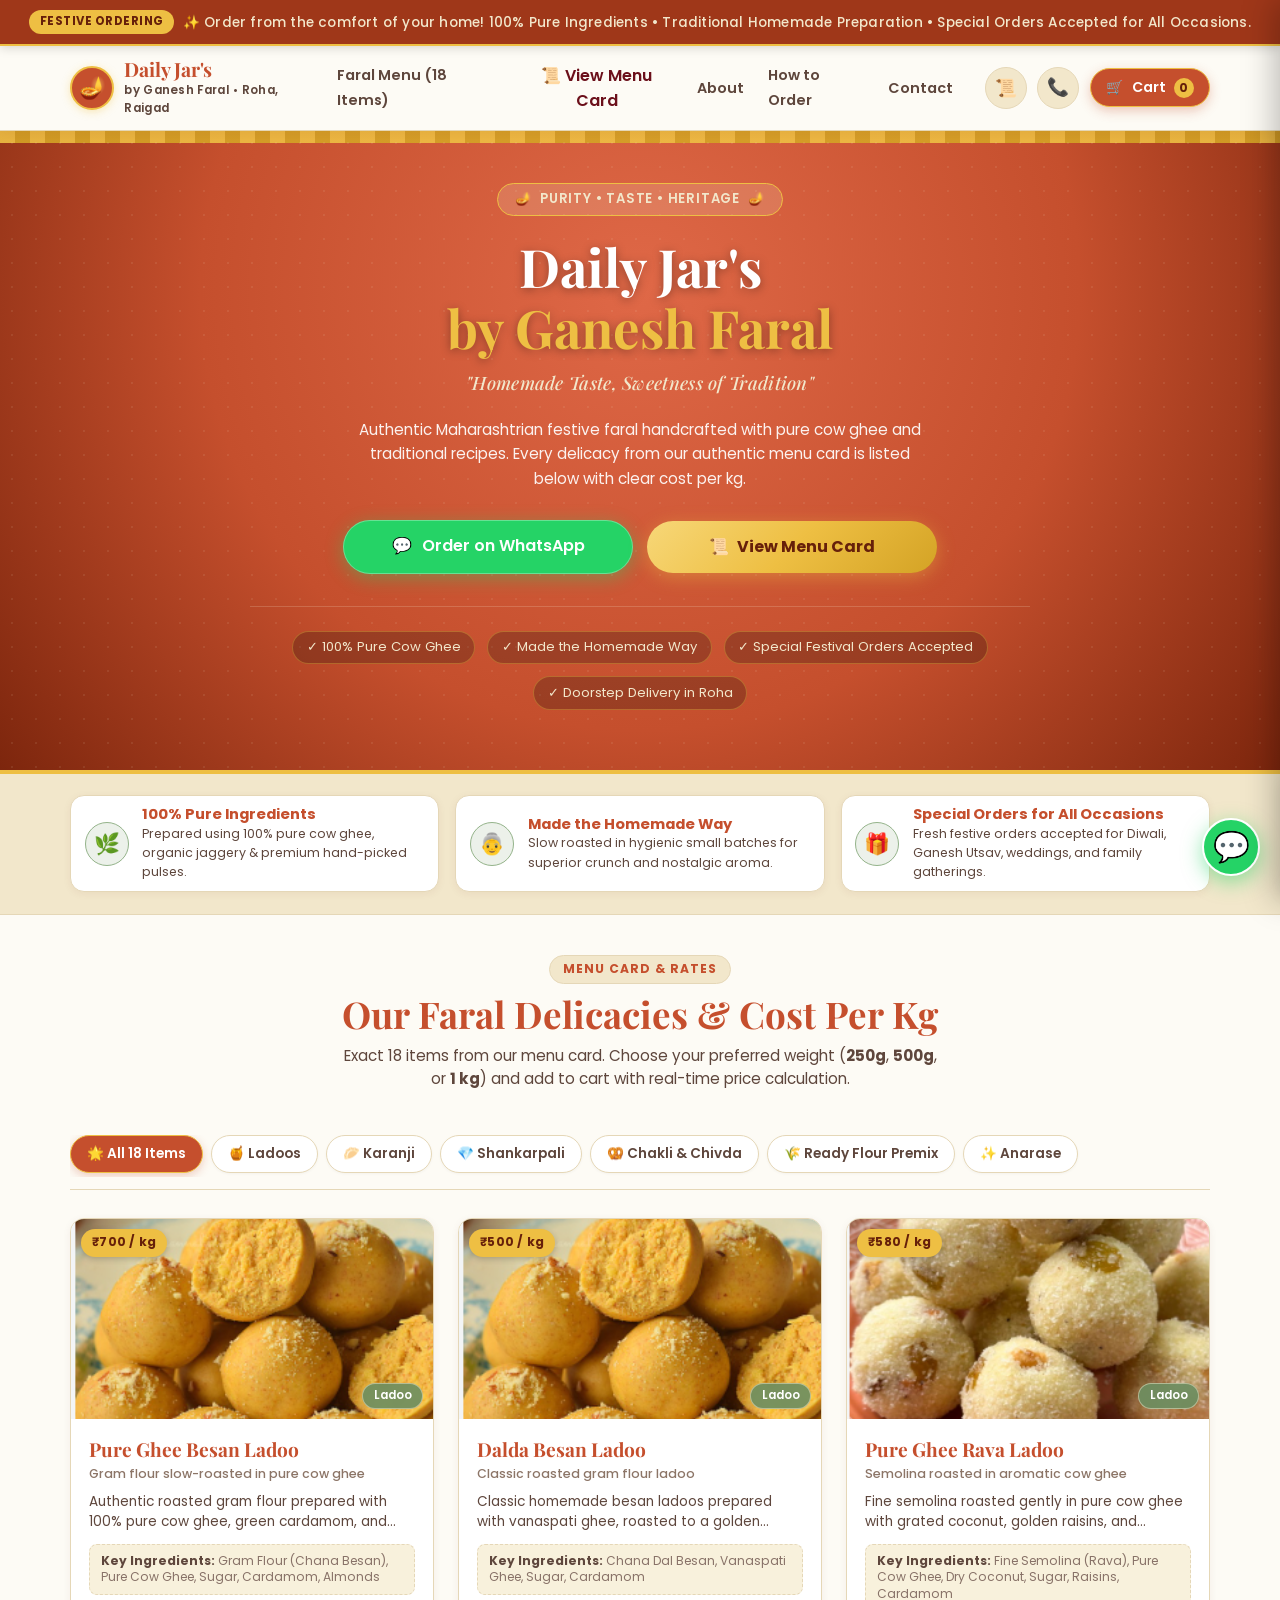
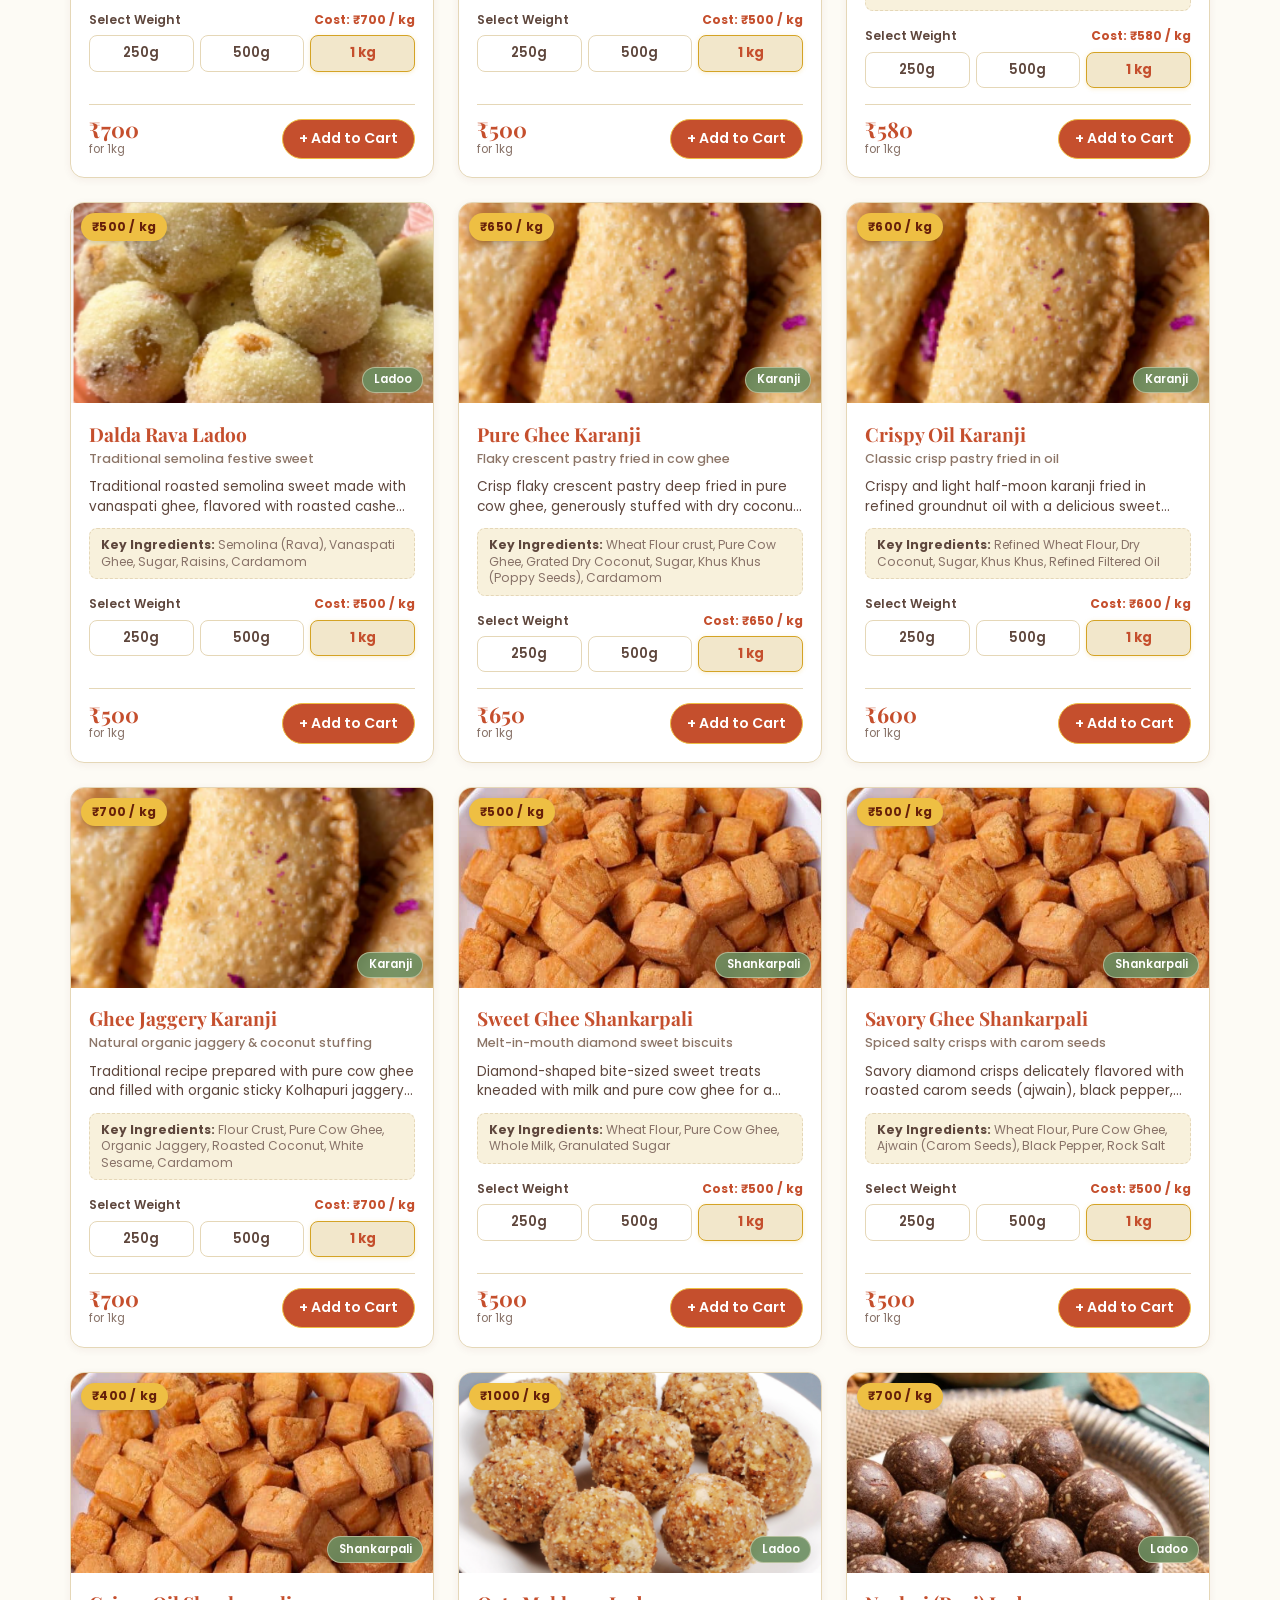
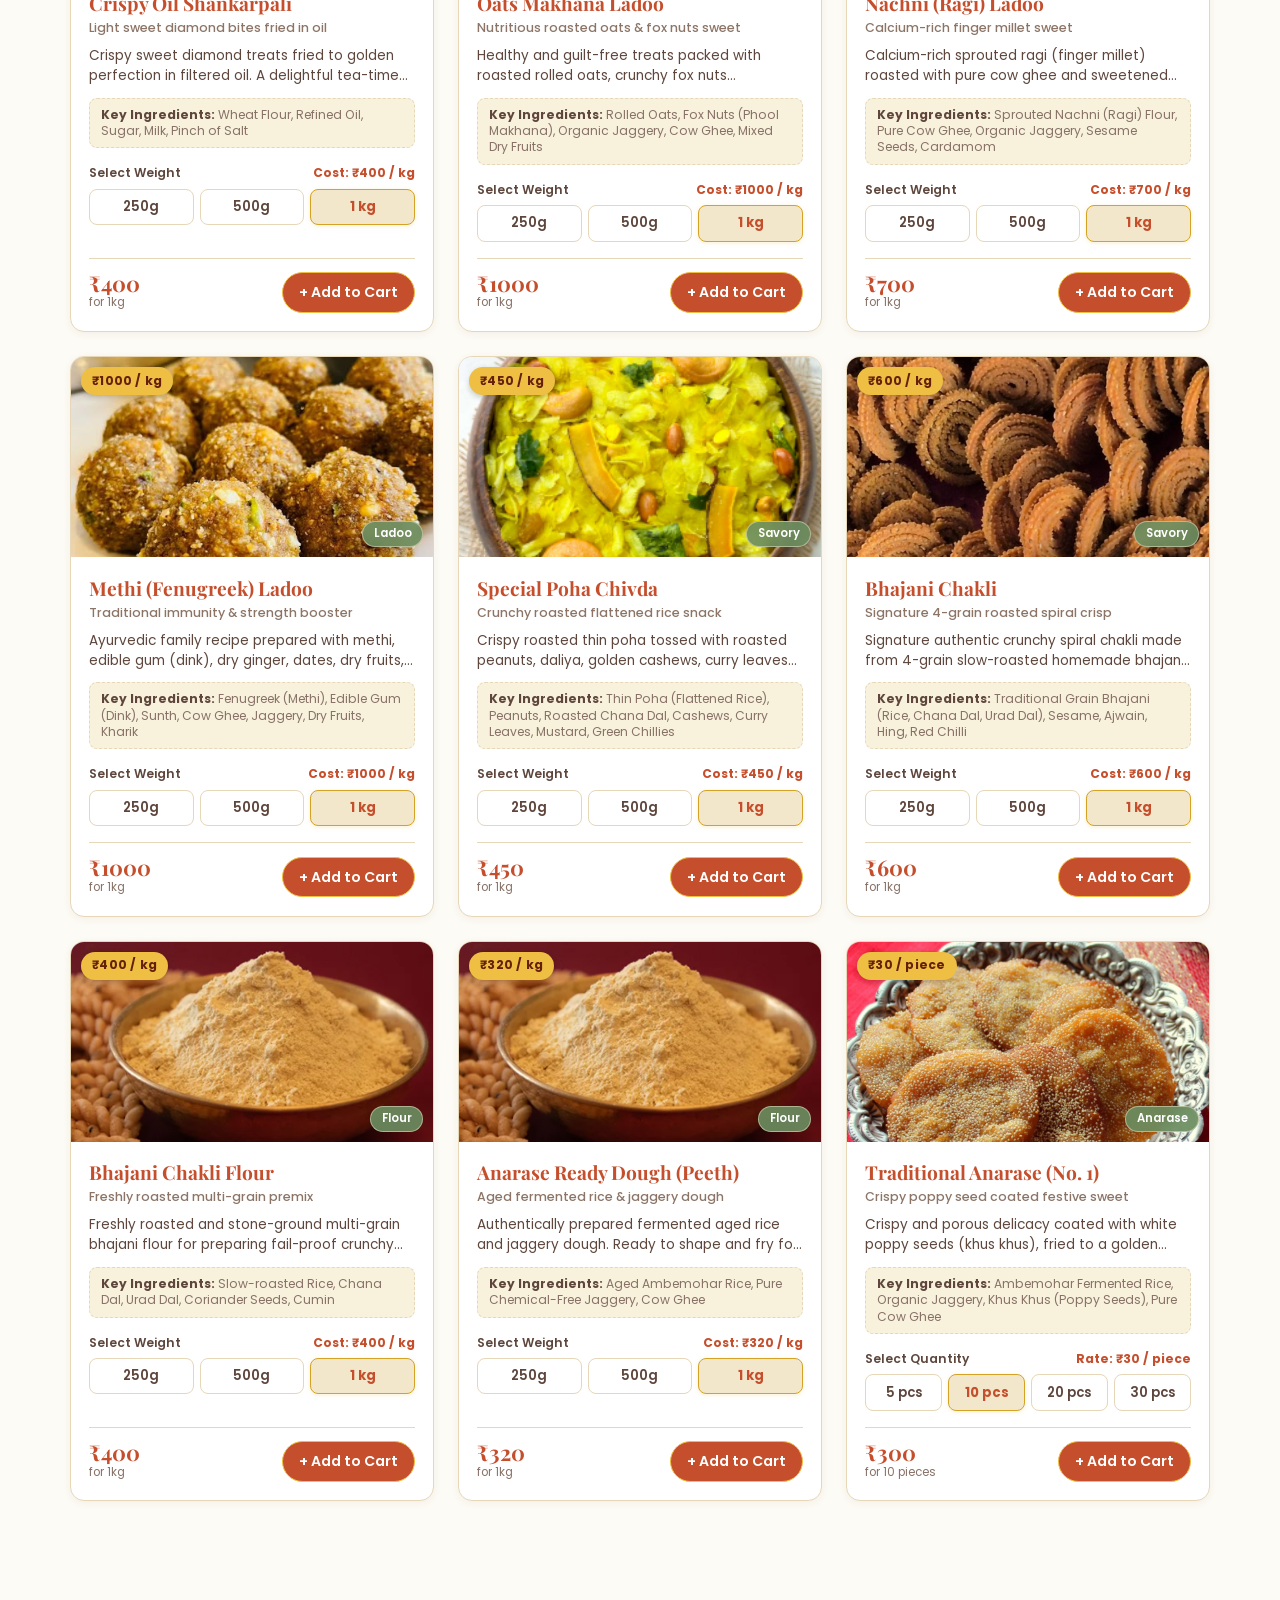
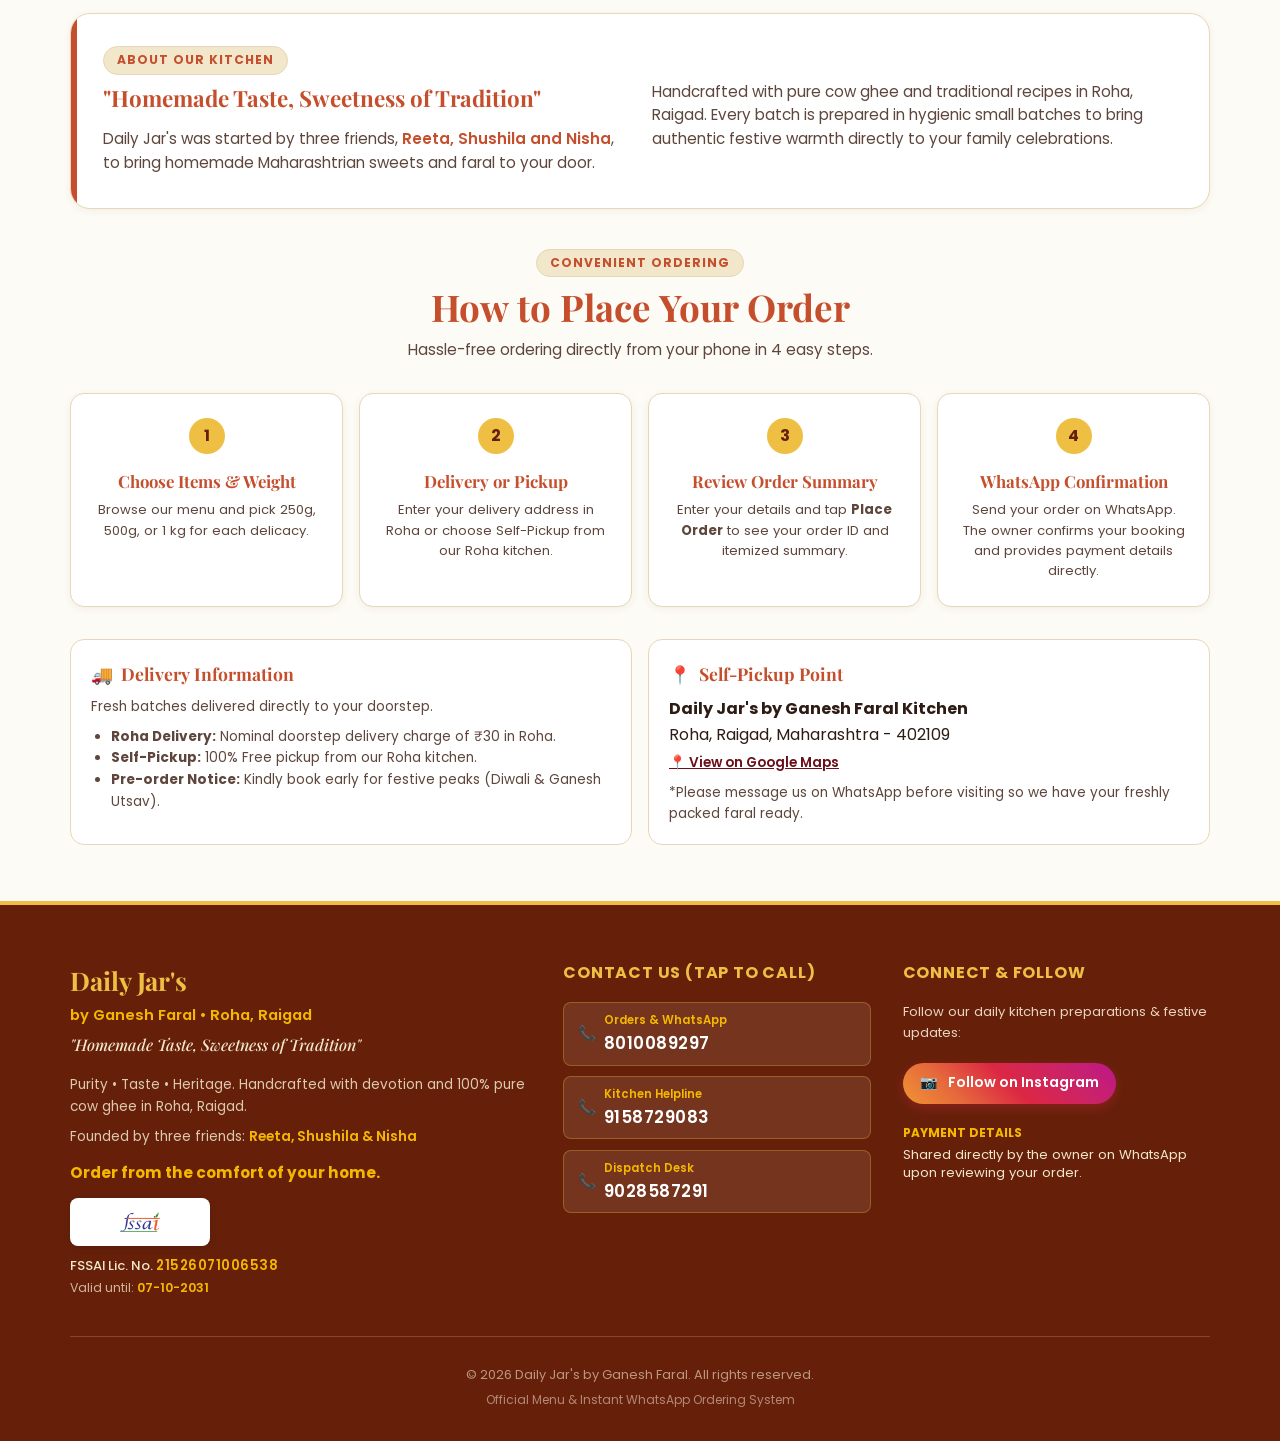
<file: index.html>
<!DOCTYPE html>
<html lang="en">

<head>
  <meta charset="UTF-8">
  <meta name="viewport" content="width=device-width, initial-scale=1.0, maximum-scale=5.0">

  <!-- SEO & Social Meta Tags -->
  <title>Daily Jar's by Ganesh Faral | Homemade Ladoo & Faral in Roha, Raigad</title>
  <meta name="description"
    content="Daily Jar's by Ganesh Faral: Fresh homemade Maharashtrian sweets and faral in pure cow ghee in Roha, Raigad. Besan Ladoo, Karanji, Shankarpali, Bhajani Chakli, Chivda, and Anarase. Easy WhatsApp ordering with fast doorstep delivery in Roha!">
  <meta name="author" content="Daily Jar's by Ganesh Faral">

  <!-- Canonical URL -->
  <link rel="canonical" href="https://dailyjars.in/">

  <!-- OpenGraph -->
  <meta property="og:type" content="website">
  <meta property="og:url" content="https://dailyjars.in/">
  <meta property="og:title" content="Daily Jar's by Ganesh Faral - Homemade Ladoo & Faral in Roha, Raigad">
  <meta property="og:description"
    content="Fresh festive faral handcrafted with pure cow ghee in Roha, Raigad. Easy WhatsApp ordering with doorstep delivery in Roha.">
  <meta property="og:image" content="https://dailyjars.in/pamphlet.jpg">

  <!-- JSON-LD Structured Data -->
  <script type="application/ld+json">
  {
    "@context": "https://schema.org",
    "@type": "Bakery",
    "name": "Daily Jar's by Ganesh Faral",
    "url": "https://dailyjars.in",
    "description": "Authentic homemade festive Maharashtrian sweets and faral in pure cow ghee in Roha, Raigad.",
    "founder": [
      {
        "@type": "Person",
        "name": "Reeta"
      },
      {
        "@type": "Person",
        "name": "Shushila"
      },
      {
        "@type": "Person",
        "name": "Nisha"
      }
    ],
    "address": {
      "@type": "PostalAddress",
      "streetAddress": "Roha",
      "addressLocality": "Roha",
      "addressRegion": "Maharashtra",
      "postalCode": "402109",
      "addressCountry": "IN"
    },
    "telephone": "+918010089297"
  }
  </script>

  <!-- Diya Favicon -->
  <link rel="icon"
    href="data:image/svg+xml,<svg xmlns=%22http://www.w3.org/2000/svg%22 viewBox=%220 0 100 100%22><text y=%22.9em%22 font-size=%2290%22>🪔</text></svg>">

  <!-- Self-Hosted Fonts: Playfair Display + Poppins -->
  <link rel="stylesheet" href="fonts.css">

  <link rel="stylesheet" href="style.css">
</head>

<body>

  <!-- 1. Pre-Order Top Banner (100% English) -->
  <aside class="preorder-banner" id="preorder-banner" role="banner" aria-label="Festive Announcement">
    <div class="preorder-banner-content">
      <span class="preorder-badge">Festive Ordering Open</span>
      <span>✨ Order from the comfort of your home! 100% Pure Ingredients • Traditional Homemade Preparation • Special
        Orders Accepted for All Occasions.</span>
    </div>
  </aside>

  <!-- Navigation Header -->
  <header class="site-header" id="site-header">
    <div class="container">
      <div class="header-inner">
        <!-- Logo & Branding -->
        <a href="#hero" class="logo-group" aria-label="Daily Jar's by Ganesh Faral Home">
          <div class="logo-diya" aria-hidden="true">🪔</div>
          <div class="brand-text">
            <h1 class="brand-title">Daily Jar's</h1>
            <span class="brand-subtitle">by Ganesh Faral • Roha, Raigad</span>
          </div>
        </a>

        <!-- Desktop Navigation Links -->
        <nav class="nav-links" aria-label="Main Navigation">
          <li><a href="#products" class="nav-link">Faral Menu (18 Items)</a></li>
          <li><button type="button" class="nav-link btn-text-link" data-open-pamphlet>📜 View Menu Card</button></li>
          <li><a href="#about" class="nav-link">About</a></li>
          <li><a href="#how-to-order" class="nav-link">How to Order</a></li>
          <li><a href="#footer" class="nav-link">Contact</a></li>
        </nav>

        <!-- Header Actions: Quick Call & Cart Trigger -->
        <div class="header-actions">
          <button type="button" class="call-btn" data-open-pamphlet title="View Original Menu Card"
            aria-label="View Menu Card">
            📜
          </button>
          <a href="tel:+918010089297" class="call-btn" title="Call Us for Orders" aria-label="Call Kitchen">
            📞
          </a>
          <button type="button" class="cart-toggle-btn" data-open-cart aria-label="Open Shopping Cart">
            <span>🛒</span>
            <span class="nav-cart-label">Cart</span>
            <span class="cart-count-badge" id="nav-cart-count">0</span>
          </button>
        </div>
      </div>
    </div>
  </header>

  <main>
    <!-- 2. Hero Section -->
    <section class="hero-section" id="hero" aria-label="Hero Welcome">
      <div class="hero-ornament-top" aria-hidden="true"></div>
      <div class="hero-bg-accent" aria-hidden="true"></div>

      <div class="container">
        <div class="hero-content">
          <!-- Small Booking Open Banner (Configurable in config.js) -->
          <div id="booking-open-banner" class="hero-booking-banner is-hidden">
            <span class="pulse-dot"></span>
            <span class="booking-banner-text">Booking Open!</span>
            <span>❤️</span>
          </div>

          <div class="hero-welcome-badge">
            <span>🪔</span> Purity • Taste • Heritage <span>🪔</span>
          </div>

          <h2 class="hero-title">
            Daily Jar's <span>by Ganesh Faral</span>
          </h2>

          <p class="hero-tagline">
            "Homemade Taste, Sweetness of Tradition"
          </p>

          <p class="hero-lead">
            Authentic Maharashtrian festive faral handcrafted with pure cow ghee and traditional recipes.
            Every delicacy from our authentic menu card is listed below with clear cost per kg.
          </p>

          <div class="hero-cta-group">
            <a href="https://wa.me/918010089297" id="hero-wa-btn" class="btn-primary-wa" target="_blank" rel="noopener noreferrer">
              <span>💬</span> Order on WhatsApp
            </a>
            <button type="button" class="btn-secondary-gold" data-open-pamphlet>
              <span>📜</span> View Menu Card
            </button>
          </div>

          <div class="hero-highlights">
            <span class="hero-pill">✓ 100% Pure Cow Ghee</span>
            <span class="hero-pill">✓ Made the Homemade Way</span>
            <span class="hero-pill">✓ Special Festival Orders Accepted</span>
            <span class="hero-pill">✓ Doorstep Delivery in Roha</span>
          </div>
        </div>
      </div>
    </section>

    <!-- 3. Trust Strip Section (100% English) -->
    <section class="trust-strip" aria-label="Quality Promises">
      <div class="container">
        <div class="trust-grid">
          <div class="trust-item">
            <div class="trust-icon-box">🌿</div>
            <div class="trust-text-box">
              <h4>100% Pure Ingredients</h4>
              <p>Prepared using 100% pure cow ghee, organic jaggery & premium hand-picked pulses.</p>
            </div>
          </div>

          <div class="trust-item">
            <div class="trust-icon-box">👵</div>
            <div class="trust-text-box">
              <h4>Made the Homemade Way</h4>
              <p>Slow roasted in hygienic small batches for superior crunch and nostalgic aroma.</p>
            </div>
          </div>

          <div class="trust-item">
            <div class="trust-icon-box">🎁</div>
            <div class="trust-text-box">
              <h4>Special Orders for All Occasions</h4>
              <p>Fresh festive orders accepted for Diwali, Ganesh Utsav, weddings, and family gatherings.</p>
            </div>
          </div>
        </div>
      </div>
    </section>

    <!-- 4. Products Grid Section (All 18 Pamphlet Items) -->
    <section class="products-section" id="products" aria-label="Faral Menu">
      <div class="container">
        <div class="section-header">
          <span class="section-tag">Menu Card & Rates</span>
          <h2 class="section-title">Our Faral Delicacies & Cost Per Kg</h2>
          <p class="section-desc">
            Exact 18 items from our menu card. Choose your preferred weight (<strong>250g</strong>,
            <strong>500g</strong>, or <strong>1 kg</strong>) and add to cart with real-time price calculation.
          </p>
        </div>

        <!-- Category Filter -->
        <div class="category-filter-wrap">
          <div class="category-filter-bar" id="category-filter-bar" role="tablist" aria-label="Filter Faral Categories">
            <!-- Populated by app.js -->
          </div>
        </div>

        <!-- 18 Product Cards Grid -->
        <div class="products-grid" id="products-grid">
          <!-- Populated by app.js -->
        </div>
      </div>
    </section>

    <!-- 5. About & How to Order Section -->
    <section class="info-section" id="how-to-order" aria-label="About Us and Ordering Process">
      <div class="container">
        <!-- About Section Card -->
        <article class="about-card" id="about" aria-label="About Daily Jar's">
          <div class="about-grid">
            <div>
              <span class="section-tag">About Our Kitchen</span>
              <h3 class="about-quote">"Homemade Taste, Sweetness of Tradition"</h3>
              <p class="about-founders-text" id="about-founders-display"></p>
            </div>
            <div>
              <p class="section-desc">
                Handcrafted with pure cow ghee and traditional recipes in Roha, Raigad. Every batch is prepared in hygienic small batches to bring authentic festive warmth directly to your family celebrations.
              </p>
            </div>
          </div>
        </article>

        <!-- How to Order Steps -->
        <div class="mb-2rem">
          <div class="section-header">
            <span class="section-tag">Convenient Ordering</span>
            <h3 class="section-title">How to Place Your Order</h3>
            <p class="section-desc">Hassle-free ordering directly from your phone in 4 easy steps.</p>
          </div>

          <div class="steps-grid">
            <div class="step-card">
              <div class="step-number">1</div>
              <h4>Choose Items & Weight</h4>
              <p>Browse our menu and pick 250g, 500g, or 1 kg for each delicacy.</p>
            </div>

            <div class="step-card">
              <div class="step-number">2</div>
              <h4>Delivery or Pickup</h4>
              <p>Enter your delivery address in Roha or choose Self-Pickup from our Roha kitchen.</p>
            </div>

            <div class="step-card">
              <div class="step-number">3</div>
              <h4>Review Order Summary</h4>
              <p>Enter your details and tap <strong>Place Order</strong> to see your order ID and itemized summary.</p>
            </div>

            <div class="step-card">
              <div class="step-number">4</div>
              <h4>WhatsApp Confirmation</h4>
              <p>Send your order on WhatsApp. The owner confirms your booking and provides payment details directly.</p>
            </div>
          </div>
        </div>

        <!-- Delivery & Pickup Policies -->
        <div class="delivery-info-grid">
          <div class="info-box">
            <h4 class="info-box-title"><span>🚚</span> Delivery Information</h4>
            <p class="mb-05rem">Fresh batches delivered directly to your doorstep.
            </p>
            <ul class="delivery-features-list">
              <li><strong>Roha Delivery:</strong> Nominal doorstep delivery charge of ₹30 in Roha.</li>
              <li><strong>Self-Pickup:</strong> 100% Free pickup from our Roha kitchen.</li>
              <li><strong>Pre-order Notice:</strong> Kindly book early for festive peaks (Diwali & Ganesh Utsav).</li>
            </ul>
          </div>

          <div class="info-box">
            <h4 class="info-box-title"><span>📍</span> Self-Pickup Point</h4>
            <div id="pickup-address-display" class="pickup-address-text">
              <!-- Populated dynamically -->
            </div>
            <p class="text-muted-notice">*Please message us on WhatsApp before visiting so we have
              your freshly packed faral ready.</p>
          </div>
        </div>
      </div>
    </section>
  </main>

  <!-- 6. Footer (100% English) -->
  <footer class="site-footer" id="footer" aria-label="Footer & Contact Details">
    <div class="container">
      <div class="footer-top">
        <!-- Brand Summary -->
        <div class="footer-brand">
          <h3>Daily Jar's</h3>
          <p class="text-gold-brand">by Ganesh Faral • Roha, Raigad
          </p>
          <p class="footer-tagline">"Homemade Taste, Sweetness of Tradition"</p>
          <p class="footer-desc">
            Purity • Taste • Heritage. Handcrafted with devotion and 100% pure cow ghee in Roha, Raigad.
          </p>
          <p class="footer-founders" id="footer-founders-display"></p>
          <p class="text-gold-title">
            Order from the comfort of your home.
          </p>
          <div class="footer-fssai" id="footer-fssai-display"></div>
        </div>

        <!-- Tap-To-Call Phone Numbers -->
        <div>
          <h4 class="footer-section-title">Contact Us (Tap to Call)</h4>
          <div class="footer-phones-list" id="footer-phones-list">
            <!-- Populated dynamically with 9403000241, 9158729083, 9028587291 -->
          </div>
        </div>

        <!-- Social & Payment -->
        <div>
          <h4 class="footer-section-title">Connect & Follow</h4>
          <p class="text-footer-note">
            Follow our daily kitchen preparations & festive updates:
          </p>
          <a href="https://instagram.com/shreeganeshfaral" target="_blank" rel="noopener noreferrer" class="instagram-btn">
            <span>📷</span> Follow on Instagram
          </a>

          <div class="mt-1-25rem">
            <div class="footer-payment-title">Payment Details</div>
            <div class="footer-payment-desc">Shared directly by the owner on WhatsApp upon reviewing your order.</div>
          </div>
        </div>
      </div>

      <div class="footer-bottom">
        <p>© 2026 Daily Jar's by Ganesh Faral. All rights reserved.</p>
        <p class="footer-copyright">Official Menu & Instant
          WhatsApp Ordering System</p>
      </div>
    </div>
  </footer>



  <!-- Mobile Sticky Bottom Cart Bar -->
  <div class="mobile-sticky-cart-bar" id="mobile-sticky-cart-bar" role="complementary" aria-label="Cart Quick Bar">
    <div class="mobile-bar-info">
      <span class="mobile-bar-qty" id="mobile-bar-qty">0 items</span>
      <span class="mobile-bar-total" id="mobile-bar-total">Total: ₹0</span>
    </div>
    <button type="button" class="btn-mobile-view-cart" data-open-cart>
      <span>Review Cart</span> <span>🛒</span>
    </button>
  </div>

  <!-- 8. Cart Drawer & Overlay -->
  <div class="cart-overlay" id="cart-overlay" aria-hidden="true"></div>

  <div class="cart-drawer" id="cart-drawer" role="dialog" aria-modal="true" aria-labelledby="cart-title">
    <div class="cart-header">
      <div class="cart-header-title">
        <span>🛒</span>
        <span id="cart-title">Your Cart (<span id="cart-header-count">0</span>)</span>
      </div>
      <button type="button" class="cart-close-btn" data-close-cart aria-label="Close Cart">✕</button>
    </div>

    <div class="cart-body">
      <div class="cart-empty-state" id="cart-empty-state">
        <span class="empty-icon">🪔</span>
        <h4 class="empty-title">Your cart is empty</h4>
        <p class="text-muted-notice mb-1-25rem">Choose from our 18 authentic festive
          delicacies.</p>
        <button type="button" class="btn-secondary-gold btn-inline-pill" data-close-cart>
          View Faral Menu
        </button>
      </div>

      <div class="cart-items-list" id="cart-items-list">
        <!-- Rendered by app.js -->
      </div>

      <div class="mt-1rem">
        <label class="form-label form-label-block">Order Fulfillment Type</label>
        <div class="delivery-mode-toggle">
          <button type="button" class="mode-tab active" id="mode-delivery-btn">
            <span>🚚</span> Home Delivery
          </button>
          <button type="button" class="mode-tab" id="mode-pickup-btn">
            <span>🏪</span> Self Pickup (Roha)
          </button>
        </div>
      </div>

      <form class="checkout-form" id="checkout-form" novalidate>
        <div class="form-group">
          <label for="cust-name" class="form-label">Your Full Name *</label>
          <input type="text" id="cust-name" class="form-input" placeholder="e.g. Rahul Patil" required autocomplete="name" maxlength="60">
          <div class="inline-error" id="name-error">Please enter your full name.</div>
        </div>

        <div class="form-group">
          <label for="cust-phone" class="form-label">WhatsApp / Mobile Number *</label>
          <input type="tel" id="cust-phone" class="form-input" placeholder="e.g. 9822001122" required autocomplete="tel" maxlength="15">
          <div class="inline-error" id="phone-error">Please enter a valid 10-digit Indian phone number.</div>
        </div>

        <div class="form-group" id="delivery-area-group">
          <div class="delivery-area-fixed" id="delivery-area-display">Home Delivery in Roha: ₹30</div>
        </div>

        <div class="form-group" id="delivery-address-group">
          <label for="cust-address" class="form-label">Full Delivery Address & Landmark *</label>
          <textarea id="cust-address" rows="2" class="form-textarea"
            placeholder="Flat No., Society Name, Street, Landmark" autocomplete="street-address" maxlength="250"></textarea>
          <div class="inline-error" id="address-error">Please enter your delivery address with landmark.</div>
        </div>

        <div class="form-group">
          <label for="cust-date" class="form-label">Preferred Delivery Date</label>
          <input type="date" id="cust-date" class="form-input">
          <div class="inline-error" id="date-error"></div>
        </div>

        <div class="form-group">
          <label for="cust-notes" class="form-label">Special Requests (Optional)</label>
          <input type="text" id="cust-notes" class="form-input"
            placeholder="e.g. Less spicy chivda, special packaging note" maxlength="300">
        </div>
      </form>

      <div class="cart-summary-box">
        <div class="summary-row">
          <span>Items Subtotal:</span>
          <span id="cart-subtotal" class="fw-600">₹0</span>
        </div>
        <div class="summary-row">
          <span>Delivery Charges:</span>
          <span id="cart-delivery-fee" class="fw-600">Free</span>
        </div>
        <div class="summary-row total-row">
          <span>Grand Total:</span>
          <span id="cart-total">₹0</span>
        </div>
      </div>
    </div>

    <div class="cart-footer">
      <button type="button" class="btn-checkout-wa btn-large-tap w-100" id="btn-place-order">
        <span>🛒</span> Place Order
      </button>
      <div class="footer-note-muted">
        💬 Orders are sent to the owner on WhatsApp for confirmation
      </div>
    </div>
  </div>

  <!-- 9. Order Summary Screen Modal (No Payment - WhatsApp Confirmation) -->
  <div class="upi-modal-overlay" id="order-summary-modal" role="dialog" aria-modal="true" aria-labelledby="order-summary-title">
    <div class="upi-modal-content">
      <div class="upi-header">
        <div class="summary-header-flex">
          <span class="summary-icon-large">📋</span>
          <h3 id="order-summary-title">Order Summary</h3>
        </div>
        <button type="button" class="cart-close-btn" data-close-order-modal aria-label="Close Order Summary">✕</button>
      </div>

      <div class="upi-body">
        <!-- Order ID Badge -->
        <div class="order-id-badge">
          <span class="summary-order-id-label">Order ID:</span>
          <strong id="summary-order-id" class="summary-order-id-val">DJ-XXXXXX-XXXX</strong>
        </div>

        <!-- Customer & Delivery Summary -->
        <div class="summary-cust-card">
          <div id="summary-customer-info"></div>
        </div>

        <!-- Ordered Delicacies List -->
        <div class="mb-1rem">
          <div class="summary-section-heading">
            Ordered Items
          </div>
          <div id="summary-items-list" class="summary-items-scroll"></div>
        </div>

        <!-- Price Breakdown -->
        <div class="cart-summary-box mb-1-1rem">
          <div class="summary-row">
            <span>Items Subtotal:</span>
            <span id="summary-subtotal" class="fw-600">₹0</span>
          </div>
          <div class="summary-row">
            <span>Delivery Charges:</span>
            <span id="summary-delivery" class="fw-600">₹0</span>
          </div>
          <div class="summary-row total-row">
            <span>Grand Total:</span>
            <span id="summary-total">₹0</span>
          </div>
        </div>

        <!-- Placeholder Notice (Shown if owner WhatsApp is still placeholder) -->
        <div id="wa-placeholder-notice" class="wa-notice-box is-hidden">
          ⚠️ <strong>WhatsApp ordering is currently paused:</strong> The owner's WhatsApp number is not configured in <code>config.js</code>. Please contact the kitchen directly.
        </div>

        <!-- Primary Action Button: Send on WhatsApp for confirmation -->
        <div id="order-actions-container">
          <button type="button" id="btn-confirm-whatsapp" class="btn-checkout-wa btn-large-tap w-100">
            <span>💬</span> Send Order on WhatsApp for Confirmation
          </button>
        </div>

        <!-- Order Pending Confirmation Notice (Appears after clicking WhatsApp button) -->
        <div id="order-pending-notice" class="order-pending-notice is-hidden">
          <span class="pending-notice-icon">⏳</span>
          <div>
            <strong>Thank you!</strong> Your order is not confirmed until the owner replies on WhatsApp. Please send the message to complete your order.
          </div>
        </div>

        <!-- Secondary Action: WhatsApp Channel for updates & offers -->
        <div id="channel-container" class="mt-085rem is-hidden">
          <a href="#" id="btn-wa-channel" target="_blank" rel="noopener noreferrer" class="btn-wa-channel btn-large-tap">
            <span>📢</span> Follow our WhatsApp Channel for offers and festival updates
          </a>
        </div>
      </div>
    </div>
  </div>

  <!-- 10. Official Printed Menu Card Modal -->
  <div class="upi-modal-overlay" id="pamphlet-modal" role="dialog" aria-modal="true" aria-label="Official Menu Card">
    <div class="upi-modal-content pamphlet-modal-box">
      <div class="upi-header">
        <h3>📜 Official Printed Menu Card</h3>
        <button type="button" class="cart-close-btn" data-close-pamphlet aria-label="Close Menu Card">✕</button>
      </div>
      <div class="pamphlet-modal-body">
        <img src="pamphlet.jpg" alt="Official Menu Card of Daily Jar's by Ganesh Faral" class="pamphlet-modal-img">
        <div class="mt-1rem">
          <button type="button" class="btn-secondary-gold btn-inline-pill" data-close-pamphlet>
            Back to Faral Menu
          </button>
        </div>
      </div>
    </div>
  </div>

  <!-- Floating WhatsApp Chat Button on Every Page -->
  <a href="#" id="floating-wa-btn" class="floating-wa-btn" title="Need help? Chat on WhatsApp" aria-label="Chat with Owner on WhatsApp" target="_blank" rel="noopener noreferrer">
    <span aria-hidden="true">💬</span>
  </a>

  <!-- Toast Notification Container -->
  <div class="toast-container" id="toast-container" aria-live="polite"></div>

  <!-- Scripts with cache buster -->
  <script src="config.js?v=3.0"></script>
  <script src="products.js?v=3.0"></script>
  <script src="app.js?v=3.0"></script>
</body>

</html>
</file>
<file: fonts.css>
/* cyrillic */
@font-face {
  font-family: 'Playfair Display';
  font-style: italic;
  font-weight: 500;
  font-display: swap;
  src: url(fonts/font-1.woff2) format('woff2');
  unicode-range: U+0301, U+0400-045F, U+0490-0491, U+04B0-04B1, U+2116;
}
/* vietnamese */
@font-face {
  font-family: 'Playfair Display';
  font-style: italic;
  font-weight: 500;
  font-display: swap;
  src: url(fonts/font-2.woff2) format('woff2');
  unicode-range: U+0102-0103, U+0110-0111, U+0128-0129, U+0168-0169, U+01A0-01A1, U+01AF-01B0, U+0300-0301, U+0303-0304, U+0308-0309, U+0323, U+0329, U+1EA0-1EF9, U+20AB;
}
/* latin-ext */
@font-face {
  font-family: 'Playfair Display';
  font-style: italic;
  font-weight: 500;
  font-display: swap;
  src: url(fonts/font-3.woff2) format('woff2');
  unicode-range: U+0100-02BA, U+02BD-02C5, U+02C7-02CC, U+02CE-02D7, U+02DD-02FF, U+0304, U+0308, U+0329, U+1D00-1DBF, U+1E00-1E9F, U+1EF2-1EFF, U+2020, U+20A0-20AB, U+20AD-20C4, U+2113, U+2C60-2C7F, U+A720-A7FF;
}
/* latin */
@font-face {
  font-family: 'Playfair Display';
  font-style: italic;
  font-weight: 500;
  font-display: swap;
  src: url(fonts/font-4.woff2) format('woff2');
  unicode-range: U+0000-00FF, U+0131, U+0152-0153, U+02BB-02BC, U+02C6, U+02DA, U+02DC, U+0304, U+0308, U+0329, U+2000-206F, U+20AC, U+2122, U+2191, U+2193, U+2212, U+2215, U+FEFF, U+FFFD;
}
/* cyrillic */
@font-face {
  font-family: 'Playfair Display';
  font-style: normal;
  font-weight: 600;
  font-display: swap;
  src: url(fonts/font-5.woff2) format('woff2');
  unicode-range: U+0301, U+0400-045F, U+0490-0491, U+04B0-04B1, U+2116;
}
/* vietnamese */
@font-face {
  font-family: 'Playfair Display';
  font-style: normal;
  font-weight: 600;
  font-display: swap;
  src: url(fonts/font-6.woff2) format('woff2');
  unicode-range: U+0102-0103, U+0110-0111, U+0128-0129, U+0168-0169, U+01A0-01A1, U+01AF-01B0, U+0300-0301, U+0303-0304, U+0308-0309, U+0323, U+0329, U+1EA0-1EF9, U+20AB;
}
/* latin-ext */
@font-face {
  font-family: 'Playfair Display';
  font-style: normal;
  font-weight: 600;
  font-display: swap;
  src: url(fonts/font-7.woff2) format('woff2');
  unicode-range: U+0100-02BA, U+02BD-02C5, U+02C7-02CC, U+02CE-02D7, U+02DD-02FF, U+0304, U+0308, U+0329, U+1D00-1DBF, U+1E00-1E9F, U+1EF2-1EFF, U+2020, U+20A0-20AB, U+20AD-20C4, U+2113, U+2C60-2C7F, U+A720-A7FF;
}
/* latin */
@font-face {
  font-family: 'Playfair Display';
  font-style: normal;
  font-weight: 600;
  font-display: swap;
  src: url(fonts/font-8.woff2) format('woff2');
  unicode-range: U+0000-00FF, U+0131, U+0152-0153, U+02BB-02BC, U+02C6, U+02DA, U+02DC, U+0304, U+0308, U+0329, U+2000-206F, U+20AC, U+2122, U+2191, U+2193, U+2212, U+2215, U+FEFF, U+FFFD;
}
/* cyrillic */
@font-face {
  font-family: 'Playfair Display';
  font-style: normal;
  font-weight: 700;
  font-display: swap;
  src: url(fonts/font-9.woff2) format('woff2');
  unicode-range: U+0301, U+0400-045F, U+0490-0491, U+04B0-04B1, U+2116;
}
/* vietnamese */
@font-face {
  font-family: 'Playfair Display';
  font-style: normal;
  font-weight: 700;
  font-display: swap;
  src: url(fonts/font-10.woff2) format('woff2');
  unicode-range: U+0102-0103, U+0110-0111, U+0128-0129, U+0168-0169, U+01A0-01A1, U+01AF-01B0, U+0300-0301, U+0303-0304, U+0308-0309, U+0323, U+0329, U+1EA0-1EF9, U+20AB;
}
/* latin-ext */
@font-face {
  font-family: 'Playfair Display';
  font-style: normal;
  font-weight: 700;
  font-display: swap;
  src: url(fonts/font-11.woff2) format('woff2');
  unicode-range: U+0100-02BA, U+02BD-02C5, U+02C7-02CC, U+02CE-02D7, U+02DD-02FF, U+0304, U+0308, U+0329, U+1D00-1DBF, U+1E00-1E9F, U+1EF2-1EFF, U+2020, U+20A0-20AB, U+20AD-20C4, U+2113, U+2C60-2C7F, U+A720-A7FF;
}
/* latin */
@font-face {
  font-family: 'Playfair Display';
  font-style: normal;
  font-weight: 700;
  font-display: swap;
  src: url(fonts/font-12.woff2) format('woff2');
  unicode-range: U+0000-00FF, U+0131, U+0152-0153, U+02BB-02BC, U+02C6, U+02DA, U+02DC, U+0304, U+0308, U+0329, U+2000-206F, U+20AC, U+2122, U+2191, U+2193, U+2212, U+2215, U+FEFF, U+FFFD;
}
/* cyrillic */
@font-face {
  font-family: 'Playfair Display';
  font-style: normal;
  font-weight: 800;
  font-display: swap;
  src: url(fonts/font-13.woff2) format('woff2');
  unicode-range: U+0301, U+0400-045F, U+0490-0491, U+04B0-04B1, U+2116;
}
/* vietnamese */
@font-face {
  font-family: 'Playfair Display';
  font-style: normal;
  font-weight: 800;
  font-display: swap;
  src: url(fonts/font-14.woff2) format('woff2');
  unicode-range: U+0102-0103, U+0110-0111, U+0128-0129, U+0168-0169, U+01A0-01A1, U+01AF-01B0, U+0300-0301, U+0303-0304, U+0308-0309, U+0323, U+0329, U+1EA0-1EF9, U+20AB;
}
/* latin-ext */
@font-face {
  font-family: 'Playfair Display';
  font-style: normal;
  font-weight: 800;
  font-display: swap;
  src: url(fonts/font-15.woff2) format('woff2');
  unicode-range: U+0100-02BA, U+02BD-02C5, U+02C7-02CC, U+02CE-02D7, U+02DD-02FF, U+0304, U+0308, U+0329, U+1D00-1DBF, U+1E00-1E9F, U+1EF2-1EFF, U+2020, U+20A0-20AB, U+20AD-20C4, U+2113, U+2C60-2C7F, U+A720-A7FF;
}
/* latin */
@font-face {
  font-family: 'Playfair Display';
  font-style: normal;
  font-weight: 800;
  font-display: swap;
  src: url(fonts/font-16.woff2) format('woff2');
  unicode-range: U+0000-00FF, U+0131, U+0152-0153, U+02BB-02BC, U+02C6, U+02DA, U+02DC, U+0304, U+0308, U+0329, U+2000-206F, U+20AC, U+2122, U+2191, U+2193, U+2212, U+2215, U+FEFF, U+FFFD;
}
/* devanagari */
@font-face {
  font-family: 'Poppins';
  font-style: normal;
  font-weight: 400;
  font-display: swap;
  src: url(fonts/font-17.woff2) format('woff2');
  unicode-range: U+0900-097F, U+1CD0-1CF4, U+1CF7-1CF9, U+200C-200D, U+20A8, U+20B9, U+20F0, U+25CC, U+A830-A839, U+A8E0-A8FF, U+11B00-11B0A;
}
/* latin-ext */
@font-face {
  font-family: 'Poppins';
  font-style: normal;
  font-weight: 400;
  font-display: swap;
  src: url(fonts/font-18.woff2) format('woff2');
  unicode-range: U+0100-02BA, U+02BD-02C5, U+02C7-02CC, U+02CE-02D7, U+02DD-02FF, U+0304, U+0308, U+0329, U+1D00-1DBF, U+1E00-1E9F, U+1EF2-1EFF, U+2020, U+20A0-20AB, U+20AD-20C4, U+2113, U+2C60-2C7F, U+A720-A7FF;
}
/* latin */
@font-face {
  font-family: 'Poppins';
  font-style: normal;
  font-weight: 400;
  font-display: swap;
  src: url(fonts/font-19.woff2) format('woff2');
  unicode-range: U+0000-00FF, U+0131, U+0152-0153, U+02BB-02BC, U+02C6, U+02DA, U+02DC, U+0304, U+0308, U+0329, U+2000-206F, U+20AC, U+2122, U+2191, U+2193, U+2212, U+2215, U+FEFF, U+FFFD;
}
/* devanagari */
@font-face {
  font-family: 'Poppins';
  font-style: normal;
  font-weight: 500;
  font-display: swap;
  src: url(fonts/font-20.woff2) format('woff2');
  unicode-range: U+0900-097F, U+1CD0-1CF4, U+1CF7-1CF9, U+200C-200D, U+20A8, U+20B9, U+20F0, U+25CC, U+A830-A839, U+A8E0-A8FF, U+11B00-11B0A;
}
/* latin-ext */
@font-face {
  font-family: 'Poppins';
  font-style: normal;
  font-weight: 500;
  font-display: swap;
  src: url(fonts/font-21.woff2) format('woff2');
  unicode-range: U+0100-02BA, U+02BD-02C5, U+02C7-02CC, U+02CE-02D7, U+02DD-02FF, U+0304, U+0308, U+0329, U+1D00-1DBF, U+1E00-1E9F, U+1EF2-1EFF, U+2020, U+20A0-20AB, U+20AD-20C4, U+2113, U+2C60-2C7F, U+A720-A7FF;
}
/* latin */
@font-face {
  font-family: 'Poppins';
  font-style: normal;
  font-weight: 500;
  font-display: swap;
  src: url(fonts/font-22.woff2) format('woff2');
  unicode-range: U+0000-00FF, U+0131, U+0152-0153, U+02BB-02BC, U+02C6, U+02DA, U+02DC, U+0304, U+0308, U+0329, U+2000-206F, U+20AC, U+2122, U+2191, U+2193, U+2212, U+2215, U+FEFF, U+FFFD;
}
/* devanagari */
@font-face {
  font-family: 'Poppins';
  font-style: normal;
  font-weight: 600;
  font-display: swap;
  src: url(fonts/font-23.woff2) format('woff2');
  unicode-range: U+0900-097F, U+1CD0-1CF4, U+1CF7-1CF9, U+200C-200D, U+20A8, U+20B9, U+20F0, U+25CC, U+A830-A839, U+A8E0-A8FF, U+11B00-11B0A;
}
/* latin-ext */
@font-face {
  font-family: 'Poppins';
  font-style: normal;
  font-weight: 600;
  font-display: swap;
  src: url(fonts/font-24.woff2) format('woff2');
  unicode-range: U+0100-02BA, U+02BD-02C5, U+02C7-02CC, U+02CE-02D7, U+02DD-02FF, U+0304, U+0308, U+0329, U+1D00-1DBF, U+1E00-1E9F, U+1EF2-1EFF, U+2020, U+20A0-20AB, U+20AD-20C4, U+2113, U+2C60-2C7F, U+A720-A7FF;
}
/* latin */
@font-face {
  font-family: 'Poppins';
  font-style: normal;
  font-weight: 600;
  font-display: swap;
  src: url(fonts/font-25.woff2) format('woff2');
  unicode-range: U+0000-00FF, U+0131, U+0152-0153, U+02BB-02BC, U+02C6, U+02DA, U+02DC, U+0304, U+0308, U+0329, U+2000-206F, U+20AC, U+2122, U+2191, U+2193, U+2212, U+2215, U+FEFF, U+FFFD;
}
/* devanagari */
@font-face {
  font-family: 'Poppins';
  font-style: normal;
  font-weight: 700;
  font-display: swap;
  src: url(fonts/font-26.woff2) format('woff2');
  unicode-range: U+0900-097F, U+1CD0-1CF4, U+1CF7-1CF9, U+200C-200D, U+20A8, U+20B9, U+20F0, U+25CC, U+A830-A839, U+A8E0-A8FF, U+11B00-11B0A;
}
/* latin-ext */
@font-face {
  font-family: 'Poppins';
  font-style: normal;
  font-weight: 700;
  font-display: swap;
  src: url(fonts/font-27.woff2) format('woff2');
  unicode-range: U+0100-02BA, U+02BD-02C5, U+02C7-02CC, U+02CE-02D7, U+02DD-02FF, U+0304, U+0308, U+0329, U+1D00-1DBF, U+1E00-1E9F, U+1EF2-1EFF, U+2020, U+20A0-20AB, U+20AD-20C4, U+2113, U+2C60-2C7F, U+A720-A7FF;
}
/* latin */
@font-face {
  font-family: 'Poppins';
  font-style: normal;
  font-weight: 700;
  font-display: swap;
  src: url(fonts/font-28.woff2) format('woff2');
  unicode-range: U+0000-00FF, U+0131, U+0152-0153, U+02BB-02BC, U+02C6, U+02DA, U+02DC, U+0304, U+0308, U+0329, U+2000-206F, U+20AC, U+2122, U+2191, U+2193, U+2212, U+2215, U+FEFF, U+FFFD;
}
</file>
<file: style.css>
/* ==========================================================================
   DAILY JAR'S BY GANESH FARAL - MASTER STYLESHEET
   Curated Artisanal Palette:
   - PEAR:   #EEBF43
   - TOMATO: #C54F2D
   - CREMA:  #F2E7CB
   - MINT:   #94B38A
   ========================================================================== */

/* --- CSS Variables & Design Tokens --- */
:root {
  /* Exact User-Supplied Palette */
  --color-pear: #EEBF43;
  --color-pear-dark: #D4A325;
  --color-pear-light: #F7D778;
  --color-pear-gradient: linear-gradient(135deg, #F7D778 0%, #EEBF43 50%, #D4A325 100%);

  --color-tomato: #C54F2D;
  --color-tomato-dark: #9F3719;
  --color-tomato-deep: #66200A;
  --color-tomato-light: #DF6847;
  --color-tomato-subtle: rgba(197, 79, 45, 0.09);
  --color-tomato-gradient: linear-gradient(135deg, #DF6847 0%, #C54F2D 50%, #9F3719 100%);

  --color-crema: #F2E7CB;
  --color-crema-light: #FDFBF5;
  --color-crema-subtle: #F8F1DC;
  --color-crema-card: #FFFFFF;
  --color-border: #E5D7B7;
  --color-border-pear: rgba(238, 191, 67, 0.5);

  --color-mint: #94B38A;
  --color-mint-dark: #6C8E61;
  --color-mint-light: #B8CFA & #C6DBC0;
  --color-mint-subtle: rgba(148, 179, 138, 0.18);
  --color-mint-gradient: linear-gradient(135deg, #A8C49F 0%, #94B38A 50%, #6C8E61 100%);

  --color-text-primary: #2D1B14;
  --color-text-secondary: #5E463C;
  --color-text-muted: #887268;
  --color-white: #FFFFFF;
  --color-whatsapp: #25D366;
  --color-whatsapp-dark: #128C7E;

  --font-heading: 'Playfair Display', Georgia, serif;
  --font-body: 'Poppins', -apple-system, BlinkMacSystemFont, "Segoe UI", Roboto, sans-serif;

  --shadow-sm: 0 2px 8px rgba(102, 32, 10, 0.06);
  --shadow-md: 0 6px 20px rgba(102, 32, 10, 0.10);
  --shadow-lg: 0 12px 32px rgba(102, 32, 10, 0.16);
  --shadow-pear: 0 4px 18px rgba(238, 191, 67, 0.40);
  --shadow-tomato: 0 4px 18px rgba(197, 79, 45, 0.35);

  --radius-sm: 8px;
  --radius-md: 14px;
  --radius-lg: 20px;
  --radius-pill: 9999px;

  --transition-fast: 0.18s ease;
  --transition-normal: 0.28s ease;
}

/* --- Base & Reset --- */
*, *::before, *::after {
  box-sizing: border-box;
  margin: 0;
  padding: 0;
  -webkit-tap-highlight-color: transparent;
}

html {
  font-size: 16px;
  scroll-behavior: smooth;
  scroll-padding-top: 80px;
}

body {
  font-family: var(--font-body);
  color: var(--color-text-primary);
  background-color: var(--color-crema-light);
  line-height: 1.55;
  -webkit-font-smoothing: antialiased;
  -moz-osx-font-smoothing: grayscale;
  overflow-x: hidden;
  position: relative;
}

/* Decorative subtle background tint */
body::before {
  content: "";
  position: fixed;
  top: 0;
  left: 0;
  width: 100%;
  height: 100%;
  background-image: 
    radial-gradient(circle at 10% 20%, rgba(238, 191, 67, 0.05) 0%, transparent 25%),
    radial-gradient(circle at 90% 80%, rgba(148, 179, 138, 0.06) 0%, transparent 30%),
    radial-gradient(circle at 50% 50%, rgba(197, 79, 45, 0.02) 0%, transparent 40%);
  pointer-events: none;
  z-index: -1;
}

img {
  max-width: 100%;
  height: auto;
  display: block;
}

a {
  color: inherit;
  text-decoration: none;
}

button {
  cursor: pointer;
  font-family: inherit;
  border: none;
  outline: none;
  background: none;
}

input, select, textarea {
  font-family: inherit;
  font-size: 1rem;
}

.container {
  width: 100%;
  max-width: 1180px;
  margin: 0 auto;
  padding: 0 1.25rem;
}

/* --- Pre-Order Top Banner (Tomato + Pear) --- */
.preorder-banner {
  background: var(--color-tomato-dark);
  color: var(--color-crema);
  font-size: 0.85rem;
  padding: 0.65rem 1rem;
  text-align: center;
  border-bottom: 2px solid var(--color-pear);
  position: relative;
  z-index: 101;
  font-weight: 500;
  letter-spacing: 0.2px;
  box-shadow: 0 2px 10px rgba(0, 0, 0, 0.15);
}

.preorder-banner-content {
  display: flex;
  align-items: center;
  justify-content: center;
  gap: 0.55rem;
  flex-wrap: wrap;
}

.preorder-badge {
  background: var(--color-pear);
  color: var(--color-tomato-deep);
  font-size: 0.72rem;
  font-weight: 700;
  padding: 0.18rem 0.65rem;
  border-radius: var(--radius-pill);
  text-transform: uppercase;
  letter-spacing: 0.5px;
}

/* --- Site Navigation Header (Crema + Tomato Accents) --- */
.site-header {
  position: sticky;
  top: 0;
  background: rgba(253, 251, 245, 0.96);
  backdrop-filter: blur(12px);
  -webkit-backdrop-filter: blur(12px);
  border-bottom: 1px solid var(--color-border);
  z-index: 100;
  box-shadow: var(--shadow-sm);
  transition: all var(--transition-normal);
}

.header-inner {
  display: flex;
  align-items: center;
  justify-content: space-between;
  padding: 0.75rem 0;
  gap: 1rem;
}

.logo-group {
  display: flex;
  align-items: center;
  gap: 0.65rem;
}

.logo-diya {
  width: 44px;
  height: 44px;
  border-radius: 50%;
  background: var(--color-tomato);
  border: 2px solid var(--color-pear);
  display: flex;
  align-items: center;
  justify-content: center;
  font-size: 1.35rem;
  box-shadow: 0 2px 8px rgba(238, 191, 67, 0.35);
  flex-shrink: 0;
  animation: diyaGlow 2.5s infinite alternate ease-in-out;
}

@keyframes diyaGlow {
  0% { box-shadow: 0 0 8px rgba(238, 191, 67, 0.3); }
  100% { box-shadow: 0 0 16px rgba(238, 191, 67, 0.8); }
}

.brand-text {
  display: flex;
  flex-direction: column;
}

.brand-title {
  font-family: var(--font-heading);
  font-size: 1.22rem;
  font-weight: 700;
  color: var(--color-tomato);
  line-height: 1.15;
  letter-spacing: -0.2px;
}

.brand-subtitle {
  font-size: 0.74rem;
  color: var(--color-text-secondary);
  font-weight: 600;
  letter-spacing: 0.3px;
}

.header-actions {
  display: flex;
  align-items: center;
  gap: 0.65rem;
}

.nav-links {
  display: none;
}

@media (min-width: 860px) {
  .nav-links {
    display: flex;
    align-items: center;
    gap: 1.5rem;
    margin-right: 1rem;
    list-style: none;
  }
  .nav-link {
    font-size: 0.9rem;
    font-weight: 600;
    color: var(--color-text-secondary);
    transition: color var(--transition-fast);
  }
  .nav-link:hover {
    color: var(--color-tomato);
  }
}

.call-btn {
  display: inline-flex;
  align-items: center;
  justify-content: center;
  width: 42px;
  height: 42px;
  border-radius: 50%;
  background: var(--color-crema);
  border: 1px solid var(--color-border);
  color: var(--color-tomato);
  font-size: 1.1rem;
  transition: all var(--transition-fast);
}

.call-btn:hover {
  background: var(--color-tomato-subtle);
  border-color: var(--color-tomato);
  transform: translateY(-2px);
}

.cart-toggle-btn {
  display: inline-flex;
  align-items: center;
  gap: 0.5rem;
  padding: 0.5rem 0.95rem;
  background: var(--color-tomato);
  color: var(--color-white);
  border-radius: var(--radius-pill);
  font-weight: 600;
  font-size: 0.88rem;
  box-shadow: 0 4px 12px rgba(197, 79, 45, 0.3);
  border: 1px solid var(--color-pear);
  transition: all var(--transition-fast);
  position: relative;
}

.cart-toggle-btn:hover {
  background: var(--color-tomato-dark);
  transform: translateY(-2px);
  box-shadow: 0 6px 16px rgba(197, 79, 45, 0.4);
}

.cart-count-badge {
  background: var(--color-pear);
  color: var(--color-tomato-deep);
  font-size: 0.75rem;
  font-weight: 700;
  min-width: 20px;
  height: 20px;
  border-radius: 10px;
  padding: 0 5px;
  display: flex;
  align-items: center;
  justify-content: center;
  line-height: 1;
}

/* --- Hero Section (Tomato & Pear Gradient) --- */
.hero-section {
  position: relative;
  background: radial-gradient(circle at 50% 25%, #DF6847 0%, #C54F2D 55%, #7D260D 100%);
  color: var(--color-white);
  padding: 3.25rem 0 3.75rem;
  overflow: hidden;
  border-bottom: 4px solid var(--color-pear);
}

.hero-ornament-top {
  position: absolute;
  top: 0;
  left: 0;
  width: 100%;
  height: 12px;
  background: repeating-linear-gradient(
    90deg,
    var(--color-pear) 0px,
    var(--color-pear) 15px,
    #D4A325 15px,
    #D4A325 30px
  );
  opacity: 0.9;
}

.hero-bg-accent {
  position: absolute;
  inset: 0;
  background-image: radial-gradient(rgba(242, 231, 203, 0.15) 1px, transparent 1px);
  background-size: 24px 24px;
  pointer-events: none;
  opacity: 0.6;
}

.hero-content {
  position: relative;
  z-index: 2;
  text-align: center;
  max-width: 780px;
  margin: 0 auto;
}

.hero-booking-banner {
  display: inline-flex;
  align-items: center;
  gap: 0.5rem;
  background: linear-gradient(135deg, #FFE8A3 0%, #F5B800 100%);
  color: #500911;
  font-family: var(--font-heading, inherit);
  font-size: 0.96rem;
  font-weight: 700;
  letter-spacing: 0.5px;
  padding: 0.4rem 1.25rem;
  border-radius: var(--radius-pill);
  border: 1.5px solid #FFE8A3;
  box-shadow: 0 4px 14px rgba(245, 184, 0, 0.4);
  margin-bottom: 0.85rem;
}

.hero-booking-banner .pulse-dot {
  width: 9px;
  height: 9px;
  border-radius: 50%;
  background: #C41E3A;
  box-shadow: 0 0 6px #C41E3A;
  animation: pulseBookingDot 1.4s infinite ease-in-out;
}

@keyframes pulseBookingDot {
  0%, 100% { transform: scale(1); opacity: 1; }
  50% { transform: scale(1.35); opacity: 0.5; }
}

.hero-welcome-badge {
  display: inline-flex;
  align-items: center;
  gap: 0.5rem;
  background: rgba(242, 231, 203, 0.18);
  border: 1px solid var(--color-pear);
  color: var(--color-crema);
  font-size: 0.82rem;
  font-weight: 600;
  padding: 0.35rem 1.1rem;
  border-radius: var(--radius-pill);
  margin-bottom: 1.25rem;
  text-transform: uppercase;
  letter-spacing: 0.8px;
}

.hero-title {
  font-family: var(--font-heading);
  font-size: 2.35rem;
  line-height: 1.15;
  font-weight: 700;
  margin-bottom: 0.75rem;
  color: #FFFFFF;
  text-shadow: 0 2px 10px rgba(0, 0, 0, 0.35);
}

.hero-title span {
  color: var(--color-pear);
  display: block;
}

@media (min-width: 640px) {
  .hero-title {
    font-size: 3.3rem;
  }
}

.hero-tagline {
  font-size: 1.15rem;
  font-style: italic;
  font-family: var(--font-heading);
  color: var(--color-crema);
  margin-bottom: 1.25rem;
  letter-spacing: 0.3px;
}

.hero-lead {
  font-size: 0.95rem;
  color: rgba(255, 255, 255, 0.92);
  max-width: 580px;
  margin: 0 auto 1.8rem;
  line-height: 1.6;
}

.hero-cta-group {
  display: flex;
  flex-direction: column;
  align-items: center;
  gap: 0.85rem;
  justify-content: center;
}

@media (min-width: 480px) {
  .hero-cta-group {
    flex-direction: row;
  }
}

.btn-primary-wa {
  display: inline-flex;
  align-items: center;
  justify-content: center;
  gap: 0.65rem;
  background: var(--color-whatsapp);
  color: var(--color-white);
  padding: 0.85rem 1.6rem;
  border-radius: var(--radius-pill);
  font-weight: 600;
  font-size: 1rem;
  box-shadow: 0 4px 18px rgba(37, 211, 102, 0.4);
  transition: all var(--transition-fast);
  border: 1px solid rgba(255, 255, 255, 0.3);
  width: 100%;
  max-width: 290px;
}

.btn-primary-wa:hover {
  background: var(--color-whatsapp-dark);
  transform: translateY(-2px);
  box-shadow: 0 6px 24px rgba(37, 211, 102, 0.5);
}

.btn-secondary-gold {
  display: inline-flex;
  align-items: center;
  justify-content: center;
  gap: 0.5rem;
  background: var(--color-pear-gradient);
  color: var(--color-tomato-deep);
  padding: 0.85rem 1.6rem;
  border-radius: var(--radius-pill);
  font-weight: 700;
  font-size: 1rem;
  box-shadow: var(--shadow-pear);
  transition: all var(--transition-fast);
  width: 100%;
  max-width: 290px;
}

.btn-secondary-gold:hover {
  transform: translateY(-2px);
  box-shadow: 0 6px 25px rgba(238, 191, 67, 0.6);
}

.hero-highlights {
  display: flex;
  flex-wrap: wrap;
  justify-content: center;
  gap: 0.75rem;
  margin-top: 2rem;
  padding-top: 1.5rem;
  border-top: 1px solid rgba(242, 231, 203, 0.2);
}

.hero-pill {
  display: inline-flex;
  align-items: center;
  gap: 0.4rem;
  font-size: 0.82rem;
  color: var(--color-crema);
  background: rgba(0, 0, 0, 0.22);
  padding: 0.35rem 0.85rem;
  border-radius: var(--radius-pill);
  border: 1px solid rgba(238, 191, 67, 0.35);
}

/* --- Trust Strip Section (Crema + Mint Accents) --- */
.trust-strip {
  background: var(--color-crema);
  border-bottom: 1px solid var(--color-border);
  padding: 1.35rem 0;
}

.trust-grid {
  display: grid;
  grid-template-columns: 1fr;
  gap: 1rem;
}

@media (min-width: 680px) {
  .trust-grid {
    grid-template-columns: repeat(3, 1fr);
  }
}

.trust-item {
  display: flex;
  align-items: center;
  gap: 0.85rem;
  padding: 0.6rem 0.85rem;
  background: var(--color-white);
  border-radius: var(--radius-md);
  border: 1px solid var(--color-border);
  box-shadow: var(--shadow-sm);
}

.trust-icon-box {
  width: 44px;
  height: 44px;
  border-radius: 50%;
  background: var(--color-mint-subtle);
  color: var(--color-mint-dark);
  display: flex;
  align-items: center;
  justify-content: center;
  font-size: 1.3rem;
  flex-shrink: 0;
  border: 1px solid var(--color-mint);
}

.trust-text-box h4 {
  font-size: 0.92rem;
  font-weight: 700;
  color: var(--color-tomato);
  line-height: 1.2;
}

.trust-text-box p {
  font-size: 0.78rem;
  color: var(--color-text-secondary);
}

/* --- Section Titles --- */
.section-header {
  text-align: center;
  margin-bottom: 2rem;
}

.section-tag {
  display: inline-block;
  font-size: 0.76rem;
  font-weight: 700;
  text-transform: uppercase;
  letter-spacing: 1px;
  color: var(--color-tomato);
  background: var(--color-crema);
  padding: 0.25rem 0.8rem;
  border-radius: var(--radius-pill);
  margin-bottom: 0.5rem;
  border: 1px solid var(--color-border);
}

.section-title {
  font-family: var(--font-heading);
  font-size: 1.85rem;
  color: var(--color-tomato);
  font-weight: 700;
  line-height: 1.2;
}

@media (min-width: 768px) {
  .section-title {
    font-size: 2.3rem;
  }
}

.section-desc {
  font-size: 0.95rem;
  color: var(--color-text-secondary);
  max-width: 600px;
  margin: 0.5rem auto 0;
}

/* --- Category Filter Strip --- */
.category-filter-wrap {
  position: sticky;
  top: 61px;
  z-index: 90;
  background: rgba(253, 251, 245, 0.95);
  backdrop-filter: blur(8px);
  padding: 0.75rem 0;
  margin-bottom: 1.75rem;
  border-bottom: 1px solid var(--color-border);
}

.category-filter-bar {
  display: flex;
  gap: 0.5rem;
  overflow-x: auto;
  padding-bottom: 4px;
  scrollbar-width: none;
  -webkit-overflow-scrolling: touch;
}

.category-filter-bar::-webkit-scrollbar {
  display: none;
}

.filter-btn {
  display: inline-flex;
  align-items: center;
  gap: 0.4rem;
  padding: 0.5rem 1rem;
  border-radius: var(--radius-pill);
  font-size: 0.85rem;
  font-weight: 600;
  color: var(--color-text-secondary);
  background: var(--color-white);
  border: 1px solid var(--color-border);
  white-space: nowrap;
  transition: all var(--transition-fast);
  box-shadow: 0 1px 3px rgba(0, 0, 0, 0.04);
}

.filter-btn:hover {
  border-color: var(--color-tomato);
  color: var(--color-tomato);
}

.filter-btn.active {
  background: var(--color-tomato);
  color: var(--color-white);
  border-color: var(--color-pear);
  box-shadow: 0 3px 10px rgba(197, 79, 45, 0.28);
}

/* --- Products Grid --- */
.products-section {
  padding: 2.5rem 0 3.5rem;
}

.products-grid {
  display: grid;
  grid-template-columns: 1fr;
  gap: 1.25rem;
}

@media (min-width: 580px) {
  .products-grid {
    grid-template-columns: repeat(2, 1fr);
  }
}

@media (min-width: 992px) {
  .products-grid {
    grid-template-columns: repeat(3, 1fr);
    gap: 1.5rem;
  }
}

/* Product Card */
.product-card {
  background: var(--color-crema-card);
  border-radius: var(--radius-md);
  border: 1px solid var(--color-border);
  box-shadow: var(--shadow-sm);
  display: flex;
  flex-direction: column;
  overflow: hidden;
  transition: transform var(--transition-normal), box-shadow var(--transition-normal);
  position: relative;
}

.product-card:hover {
  transform: translateY(-4px);
  box-shadow: var(--shadow-md);
  border-color: var(--color-pear);
}

.product-img-wrap {
  position: relative;
  width: 100%;
  height: 200px;
  overflow: hidden;
  background: var(--color-crema);
}

.product-img {
  width: 100%;
  height: 100%;
  object-fit: cover;
  transition: transform 0.4s ease;
}

.product-card:hover .product-img {
  transform: scale(1.04);
}

/* Rate Badge using Pear #EEBF43 */
.product-badge {
  position: absolute;
  top: 10px;
  left: 10px;
  background: var(--color-pear);
  color: var(--color-tomato-deep);
  font-size: 0.76rem;
  font-weight: 700;
  padding: 0.28rem 0.7rem;
  border-radius: var(--radius-pill);
  box-shadow: 0 2px 6px rgba(0, 0, 0, 0.2);
  letter-spacing: 0.2px;
}

/* Category Pill using Mint #94B38A */
.product-category-tag {
  position: absolute;
  bottom: 10px;
  right: 10px;
  background: rgba(108, 142, 97, 0.9);
  backdrop-filter: blur(4px);
  color: #FFFFFF;
  font-size: 0.72rem;
  font-weight: 600;
  padding: 0.2rem 0.65rem;
  border-radius: var(--radius-pill);
  border: 1px solid rgba(242, 231, 203, 0.5);
}

.product-body {
  padding: 1.15rem;
  display: flex;
  flex-direction: column;
  flex-grow: 1;
}

.product-title-group {
  margin-bottom: 0.4rem;
}

.product-title {
  font-family: var(--font-heading);
  font-size: 1.2rem;
  font-weight: 700;
  color: var(--color-tomato);
  line-height: 1.25;
}

.product-subtitle-en {
  font-size: 0.78rem;
  color: var(--color-text-muted);
  font-weight: 500;
}

.product-desc {
  font-size: 0.85rem;
  color: var(--color-text-secondary);
  line-height: 1.45;
  margin-bottom: 0.75rem;
  display: -webkit-box;
  -webkit-line-clamp: 2;
  -webkit-box-orient: vertical;
  overflow: hidden;
}

.product-ingredients {
  background: var(--color-crema-subtle);
  border-radius: var(--radius-sm);
  padding: 0.5rem 0.65rem;
  font-size: 0.76rem;
  color: var(--color-text-muted);
  line-height: 1.35;
  margin-bottom: 1rem;
  border: 1px dashed var(--color-border);
}

.product-ingredients strong {
  color: var(--color-text-secondary);
}

/* Weight Selector */
.weight-selector-label {
  font-size: 0.76rem;
  font-weight: 600;
  color: var(--color-text-secondary);
  margin-bottom: 0.35rem;
  display: flex;
  justify-content: space-between;
}

.weight-selector-chips {
  display: flex;
  gap: 0.4rem;
  margin-bottom: 1rem;
}

.weight-chip {
  flex: 1;
  text-align: center;
  padding: 0.45rem 0.25rem;
  font-size: 0.82rem;
  font-weight: 600;
  border: 1px solid var(--color-border);
  border-radius: var(--radius-sm);
  background: var(--color-white);
  color: var(--color-text-secondary);
  transition: all var(--transition-fast);
}

.weight-chip:hover {
  border-color: var(--color-tomato);
  color: var(--color-tomato);
}

.weight-chip.active {
  background: var(--color-crema);
  border-color: var(--color-pear-dark);
  color: var(--color-tomato);
  font-weight: 700;
  box-shadow: 0 1px 4px rgba(238, 191, 67, 0.25);
}

/* Card Footer: Price & Add to Cart */
.product-card-footer {
  margin-top: auto;
  display: flex;
  align-items: center;
  justify-content: space-between;
  padding-top: 0.85rem;
  border-top: 1px solid var(--color-border);
  gap: 0.75rem;
}

.price-wrap {
  display: flex;
  flex-direction: column;
}

.price-amount {
  font-family: var(--font-heading);
  font-size: 1.35rem;
  font-weight: 700;
  color: var(--color-tomato);
  line-height: 1;
}

.price-unit {
  font-size: 0.72rem;
  color: var(--color-text-muted);
}

.btn-add-cart {
  display: inline-flex;
  align-items: center;
  justify-content: center;
  gap: 0.4rem;
  background: var(--color-tomato);
  color: var(--color-white);
  padding: 0.55rem 1rem;
  border-radius: var(--radius-pill);
  font-size: 0.88rem;
  font-weight: 600;
  transition: all var(--transition-fast);
  border: 1px solid var(--color-pear);
  min-height: 40px;
}

.btn-add-cart:hover {
  background: var(--color-tomato-dark);
  transform: translateY(-2px);
  box-shadow: 0 4px 12px rgba(197, 79, 45, 0.3);
}

.btn-add-cart:active {
  transform: scale(0.96);
}

/* --- Cart Drawer & Overlay --- */
.cart-overlay {
  position: fixed;
  inset: 0;
  background: rgba(45, 27, 20, 0.65);
  backdrop-filter: blur(4px);
  z-index: 200;
  opacity: 0;
  pointer-events: none;
  transition: opacity var(--transition-normal);
}

.cart-overlay.active {
  opacity: 1;
  pointer-events: auto;
}

.cart-drawer {
  position: fixed;
  top: 0;
  right: 0;
  bottom: 0;
  width: 100%;
  max-width: 440px;
  background: var(--color-crema-light);
  z-index: 201;
  transform: translateX(100%);
  transition: transform 0.35s cubic-bezier(0.16, 1, 0.3, 1);
  display: flex;
  flex-direction: column;
  box-shadow: -6px 0 30px rgba(0, 0, 0, 0.25);
}

.cart-drawer.active {
  transform: translateX(0);
}

.cart-header {
  padding: 1rem 1.25rem;
  background: var(--color-tomato);
  color: var(--color-white);
  border-bottom: 2px solid var(--color-pear);
  display: flex;
  align-items: center;
  justify-content: space-between;
}

.cart-header-title {
  display: flex;
  align-items: center;
  gap: 0.5rem;
  font-family: var(--font-heading);
  font-size: 1.25rem;
  font-weight: 700;
}

.cart-close-btn {
  color: var(--color-white);
  font-size: 1.5rem;
  width: 36px;
  height: 36px;
  display: flex;
  align-items: center;
  justify-content: center;
  border-radius: 50%;
  background: rgba(255, 255, 255, 0.18);
  transition: background var(--transition-fast);
}

.cart-close-btn:hover {
  background: rgba(255, 255, 255, 0.32);
}

.cart-body {
  flex: 1;
  overflow-y: auto;
  padding: 1.25rem;
  -webkit-overflow-scrolling: touch;
}

.cart-empty-state {
  text-align: center;
  padding: 3rem 1rem;
  color: var(--color-text-muted);
}

.empty-icon {
  font-size: 3rem;
  margin-bottom: 1rem;
  display: block;
}

.empty-title {
  font-family: var(--font-heading);
  font-size: 1.2rem;
  color: var(--color-tomato);
  margin-bottom: 0.5rem;
}

/* Cart Items */
.cart-items-list {
  display: flex;
  flex-direction: column;
  gap: 0.85rem;
  margin-bottom: 1.5rem;
}

.cart-item {
  display: flex;
  align-items: center;
  gap: 0.75rem;
  padding: 0.75rem;
  background: var(--color-white);
  border-radius: var(--radius-md);
  border: 1px solid var(--color-border);
  box-shadow: 0 1px 4px rgba(0, 0, 0, 0.04);
}

.cart-item-img {
  width: 52px;
  height: 52px;
  border-radius: var(--radius-sm);
  object-fit: cover;
  flex-shrink: 0;
  background: var(--color-crema);
}

.cart-item-details {
  flex: 1;
  min-width: 0;
}

.cart-item-name {
  font-size: 0.88rem;
  font-weight: 600;
  color: var(--color-tomato);
  white-space: nowrap;
  overflow: hidden;
  text-overflow: ellipsis;
}

.cart-item-meta {
  font-size: 0.75rem;
  color: var(--color-text-muted);
}

.cart-item-price {
  font-size: 0.88rem;
  font-weight: 700;
  color: var(--color-text-primary);
  margin-top: 0.15rem;
}

.cart-qty-controls {
  display: flex;
  align-items: center;
  gap: 0.4rem;
  background: var(--color-crema-subtle);
  border-radius: var(--radius-pill);
  padding: 0.15rem;
  border: 1px solid var(--color-border);
}

.qty-btn {
  width: 26px;
  height: 26px;
  border-radius: 50%;
  background: var(--color-white);
  color: var(--color-tomato);
  font-weight: 700;
  display: flex;
  align-items: center;
  justify-content: center;
  box-shadow: 0 1px 2px rgba(0, 0, 0, 0.06);
  font-size: 0.9rem;
}

.qty-value {
  font-size: 0.85rem;
  font-weight: 600;
  min-width: 18px;
  text-align: center;
}

.cart-remove-btn {
  color: #C0392B;
  font-size: 1.1rem;
  padding: 0.25rem;
  margin-left: 0.2rem;
  opacity: 0.7;
}

.cart-remove-btn:hover {
  opacity: 1;
}

/* Delivery vs Pickup Toggle */
.delivery-mode-toggle {
  display: flex;
  gap: 0.5rem;
  background: var(--color-crema);
  padding: 0.35rem;
  border-radius: var(--radius-md);
  margin-bottom: 1.25rem;
  border: 1px solid var(--color-border);
}

.mode-tab {
  flex: 1;
  padding: 0.6rem 0.5rem;
  text-align: center;
  font-size: 0.85rem;
  font-weight: 600;
  border-radius: var(--radius-sm);
  color: var(--color-text-secondary);
  transition: all var(--transition-fast);
  display: flex;
  align-items: center;
  justify-content: center;
  gap: 0.35rem;
}

.mode-tab.active {
  background: var(--color-tomato);
  color: var(--color-white);
  box-shadow: 0 2px 6px rgba(197, 79, 45, 0.25);
}

/* Form Styles */
.checkout-form {
  display: flex;
  flex-direction: column;
  gap: 0.85rem;
  margin-bottom: 1.5rem;
}

.form-group {
  display: flex;
  flex-direction: column;
  gap: 0.25rem;
}

.form-label {
  font-size: 0.78rem;
  font-weight: 600;
  color: var(--color-text-secondary);
}

.form-input, .form-select, .form-textarea {
  width: 100%;
  padding: 0.65rem 0.85rem;
  background: var(--color-white);
  border: 1px solid var(--color-border);
  border-radius: var(--radius-sm);
  color: var(--color-text-primary);
  outline: none;
  transition: border-color var(--transition-fast);
  font-size: 0.9rem;
}

.form-input:focus, .form-select:focus, .form-textarea:focus {
  border-color: var(--color-tomato);
  box-shadow: 0 0 0 3px rgba(197, 79, 45, 0.1);
}

.delivery-area-fixed {
  width: 100%;
  padding: 0.7rem 0.85rem;
  background: var(--color-crema-subtle);
  border: 1px solid var(--color-border);
  border-radius: var(--radius-sm);
  color: var(--color-text-primary);
  font-size: 0.9rem;
  font-weight: 600;
  display: flex;
  align-items: center;
}

/* Summary Box */
.cart-summary-box {
  background: var(--color-white);
  border-radius: var(--radius-md);
  padding: 1rem;
  border: 1px solid var(--color-border);
  margin-bottom: 1rem;
}

.summary-row {
  display: flex;
  justify-content: space-between;
  font-size: 0.88rem;
  color: var(--color-text-secondary);
  margin-bottom: 0.4rem;
}

.summary-row.total-row {
  margin-top: 0.6rem;
  padding-top: 0.6rem;
  border-top: 1px dashed var(--color-border);
  font-size: 1.15rem;
  font-weight: 700;
  color: var(--color-tomato);
}

.cart-footer {
  padding: 1rem 1.25rem;
  background: var(--color-white);
  border-top: 1px solid var(--color-border);
  box-shadow: 0 -4px 15px rgba(0, 0, 0, 0.05);
}

.btn-checkout-wa {
  width: 100%;
  background: var(--color-whatsapp);
  color: var(--color-white);
  padding: 0.9rem 1rem;
  border-radius: var(--radius-pill);
  font-size: 1rem;
  font-weight: 700;
  display: flex;
  align-items: center;
  justify-content: center;
  gap: 0.5rem;
  box-shadow: 0 4px 15px rgba(37, 211, 102, 0.35);
  transition: all var(--transition-fast);
}

.btn-checkout-wa:hover {
  background: var(--color-whatsapp-dark);
  transform: translateY(-2px);
  box-shadow: 0 6px 20px rgba(37, 211, 102, 0.45);
}

/* --- Inline Form Validation --- */
.inline-error {
  display: none;
  font-size: 0.78rem;
  color: #C54F2D;
  margin-top: 0.35rem;
  font-weight: 600;
  line-height: 1.3;
}

.inline-error.visible {
  display: block;
}

.form-input.input-error,
.form-textarea.input-error,
.form-select.input-error {
  border-color: #C54F2D !important;
  background-color: #FFF6F4 !important;
  box-shadow: 0 0 0 3px rgba(197, 79, 45, 0.2) !important;
}

/* --- Order Summary Modal (WhatsApp Flow) --- */
.upi-modal-overlay {
  position: fixed;
  inset: 0;
  background: rgba(45, 27, 20, 0.75);
  backdrop-filter: blur(5px);
  z-index: 300;
  display: flex;
  align-items: center;
  justify-content: center;
  padding: 1rem;
  opacity: 0;
  pointer-events: none;
  transition: opacity var(--transition-normal);
}

.upi-modal-overlay.active {
  opacity: 1;
  pointer-events: auto;
}

.upi-modal-content {
  background: var(--color-white);
  border-radius: var(--radius-lg);
  max-width: 520px;
  width: 100%;
  max-height: 90vh;
  display: flex;
  flex-direction: column;
  overflow: hidden;
  box-shadow: var(--shadow-lg);
  border: 2px solid var(--color-pear);
  transform: translateY(20px);
  transition: transform 0.3s ease;
}

.upi-modal-overlay.active .upi-modal-content {
  transform: translateY(0);
}

.upi-header {
  background: var(--color-tomato);
  color: var(--color-white);
  padding: 1rem 1.25rem;
  display: flex;
  align-items: center;
  justify-content: space-between;
}

.upi-header h3 {
  font-family: var(--font-heading);
  font-size: 1.25rem;
  color: var(--color-crema);
}

.upi-body {
  padding: 1.25rem;
  overflow-y: auto;
  text-align: left;
}

.order-id-badge {
  display: flex;
  justify-content: space-between;
  align-items: center;
  background: var(--color-crema);
  border: 1px dashed var(--color-tomato);
  padding: 0.65rem 0.95rem;
  border-radius: var(--radius-sm);
  margin-bottom: 1rem;
}

.order-pending-notice {
  background: var(--color-mint-subtle);
  border: 1px solid var(--color-mint-dark);
  border-radius: var(--radius-sm);
  padding: 0.9rem 1rem;
  color: #24491D;
  font-size: 0.88rem;
  line-height: 1.5;
  margin-top: 1rem;
  display: flex;
  align-items: flex-start;
  gap: 0.6rem;
}

.btn-large-tap {
  min-height: 48px;
  font-size: 0.95rem;
  font-weight: 600;
  display: inline-flex;
  align-items: center;
  justify-content: center;
  cursor: pointer;
  border-radius: var(--radius-pill);
}

.btn-wa-channel {
  background: var(--color-crema);
  color: var(--color-tomato);
  border: 1.5px solid var(--color-tomato);
  width: 100%;
  text-align: center;
  padding: 0.75rem 1rem;
  transition: all var(--transition-fast);
}

.btn-wa-channel:hover {
  background: var(--color-tomato);
  color: var(--color-white);
}

/* --- About & How To Order Sections --- */
.info-section {
  padding: 3.5rem 0;
  background: var(--color-crema-light);
}

.about-card {
  background: var(--color-white);
  border-radius: var(--radius-lg);
  border: 1px solid var(--color-border);
  box-shadow: var(--shadow-sm);
  padding: 2rem;
  margin-bottom: 2.5rem;
  position: relative;
  overflow: hidden;
}

.about-card::before {
  content: "";
  position: absolute;
  top: 0;
  left: 0;
  width: 6px;
  height: 100%;
  background: var(--color-tomato);
}

.about-grid {
  display: grid;
  grid-template-columns: 1fr;
  gap: 1.5rem;
}

@media (min-width: 768px) {
  .about-grid {
    grid-template-columns: 1fr 1fr;
    align-items: center;
  }
}

.about-quote {
  font-family: var(--font-heading);
  font-size: 1.4rem;
  color: var(--color-tomato);
  line-height: 1.35;
  margin-bottom: 0.85rem;
}

.steps-grid {
  display: grid;
  grid-template-columns: 1fr;
  gap: 1rem;
}

@media (min-width: 600px) {
  .steps-grid {
    grid-template-columns: repeat(2, 1fr);
  }
}

@media (min-width: 992px) {
  .steps-grid {
    grid-template-columns: repeat(4, 1fr);
  }
}

.step-card {
  background: var(--color-white);
  border-radius: var(--radius-md);
  padding: 1.5rem 1.25rem;
  border: 1px solid var(--color-border);
  box-shadow: var(--shadow-sm);
  text-align: center;
}

.step-number {
  width: 36px;
  height: 36px;
  border-radius: 50%;
  background: var(--color-pear);
  color: var(--color-tomato-deep);
  font-weight: 800;
  display: flex;
  align-items: center;
  justify-content: center;
  margin: 0 auto 0.85rem;
  font-size: 1rem;
}

.step-card h4 {
  font-family: var(--font-heading);
  font-size: 1.05rem;
  color: var(--color-tomato);
  margin-bottom: 0.4rem;
}

.step-card p {
  font-size: 0.82rem;
  color: var(--color-text-secondary);
}

.delivery-info-grid {
  display: grid;
  grid-template-columns: 1fr;
  gap: 1rem;
  margin-top: 1.5rem;
}

@media (min-width: 768px) {
  .delivery-info-grid {
    grid-template-columns: 1fr 1fr;
  }
}

.info-box {
  background: var(--color-white);
  border-radius: var(--radius-md);
  padding: 1.25rem;
  border: 1px solid var(--color-border);
}

.info-box-title {
  display: flex;
  align-items: center;
  gap: 0.5rem;
  font-family: var(--font-heading);
  font-size: 1.1rem;
  color: var(--color-tomato);
  margin-bottom: 0.6rem;
}

.info-box p, .info-box li {
  font-size: 0.85rem;
  color: var(--color-text-secondary);
}

/* --- Footer (Tomato Deep + Crema) --- */
.site-footer {
  background: var(--color-tomato-deep);
  color: var(--color-crema);
  padding: 3.5rem 0 2rem;
  border-top: 4px solid var(--color-pear);
}

.footer-top {
  display: grid;
  grid-template-columns: 1fr;
  gap: 2rem;
  padding-bottom: 2.5rem;
  border-bottom: 1px solid rgba(242, 231, 203, 0.2);
}

@media (min-width: 768px) {
  .footer-top {
    grid-template-columns: 1.5fr 1fr 1fr;
  }
}

.footer-brand h3 {
  font-family: var(--font-heading);
  font-size: 1.6rem;
  color: var(--color-pear);
  margin-bottom: 0.2rem;
}

.footer-tagline {
  font-family: var(--font-heading);
  font-style: italic;
  font-size: 1rem;
  color: var(--color-crema);
  margin-bottom: 1rem;
}

.footer-desc {
  font-size: 0.85rem;
  color: rgba(242, 231, 203, 0.85);
  line-height: 1.6;
}

.footer-section-title {
  font-size: 1rem;
  font-weight: 700;
  color: var(--color-pear);
  margin-bottom: 1rem;
  text-transform: uppercase;
  letter-spacing: 0.8px;
}

.footer-phones-list {
  display: flex;
  flex-direction: column;
  gap: 0.65rem;
}

.phone-tap-link {
  display: inline-flex;
  align-items: center;
  gap: 0.5rem;
  background: rgba(242, 231, 203, 0.1);
  padding: 0.55rem 0.85rem;
  border-radius: var(--radius-sm);
  color: #FFFFFF;
  font-size: 0.92rem;
  font-weight: 600;
  border: 1px solid rgba(238, 191, 67, 0.3);
  transition: all var(--transition-fast);
}

.phone-tap-link:hover {
  background: var(--color-pear);
  color: var(--color-tomato-deep);
  border-color: var(--color-pear);
  transform: translateX(4px);
}

.instagram-btn {
  display: inline-flex;
  align-items: center;
  gap: 0.6rem;
  background: linear-gradient(45deg, #f09433 0%, #e6683c 25%, #dc2743 50%, #cc2366 75%, #bc1888 100%);
  color: var(--color-white);
  padding: 0.6rem 1.1rem;
  border-radius: var(--radius-pill);
  font-weight: 600;
  font-size: 0.88rem;
  margin-top: 0.5rem;
  box-shadow: 0 4px 12px rgba(220, 39, 67, 0.3);
  transition: transform var(--transition-fast);
}

.instagram-btn:hover {
  transform: translateY(-2px);
}

.footer-bottom {
  text-align: center;
  padding-top: 1.75rem;
  font-size: 0.8rem;
  color: rgba(242, 231, 203, 0.6);
}

/* Floating Actions */
.floating-wa-btn {
  position: fixed;
  bottom: 24px;
  right: 20px;
  width: 58px;
  height: 58px;
  border-radius: 50%;
  background: var(--color-whatsapp);
  color: var(--color-white);
  display: flex;
  align-items: center;
  justify-content: center;
  font-size: 1.85rem;
  box-shadow: 0 6px 20px rgba(37, 211, 102, 0.5);
  z-index: 95;
  transition: all var(--transition-fast);
  border: 2px solid #FFFFFF;
  animation: pulseWa 2.5s infinite;
}

@keyframes pulseWa {
  0% { transform: scale(1); box-shadow: 0 0 0 0 rgba(37, 211, 102, 0.7); }
  70% { transform: scale(1.05); box-shadow: 0 0 0 14px rgba(37, 211, 102, 0); }
  100% { transform: scale(1); box-shadow: 0 0 0 0 rgba(37, 211, 102, 0); }
}

.floating-wa-btn:hover {
  transform: scale(1.12);
  background: var(--color-whatsapp-dark);
}

/* Mobile Sticky Bar */
.mobile-sticky-cart-bar {
  position: fixed;
  bottom: 0;
  left: 0;
  width: 100%;
  background: var(--color-tomato);
  border-top: 2px solid var(--color-pear);
  color: var(--color-white);
  padding: 0.75rem 1rem;
  display: flex;
  align-items: center;
  justify-content: space-between;
  z-index: 90;
  box-shadow: 0 -4px 16px rgba(0, 0, 0, 0.2);
  transform: translateY(110%);
  transition: transform 0.3s ease;
}

.mobile-sticky-cart-bar.visible {
  transform: translateY(0);
}

@media (min-width: 860px) {
  .mobile-sticky-cart-bar {
    display: none !important;
  }
}

.mobile-bar-info {
  display: flex;
  flex-direction: column;
}

.mobile-bar-qty {
  font-size: 0.76rem;
  color: var(--color-pear-light);
  font-weight: 500;
}

.mobile-bar-total {
  font-family: var(--font-heading);
  font-size: 1.15rem;
  font-weight: 700;
}

.btn-mobile-view-cart {
  background: var(--color-pear-gradient);
  color: var(--color-tomato-deep);
  font-weight: 700;
  font-size: 0.88rem;
  padding: 0.55rem 1.1rem;
  border-radius: var(--radius-pill);
  display: flex;
  align-items: center;
  gap: 0.4rem;
  box-shadow: var(--shadow-sm);
}

/* Toast */
.toast-container {
  position: fixed;
  bottom: 90px;
  left: 50%;
  transform: translateX(-50%);
  z-index: 400;
  display: flex;
  flex-direction: column;
  gap: 0.5rem;
  pointer-events: none;
  width: 90%;
  max-width: 360px;
}

.toast {
  background: var(--color-tomato-dark);
  color: var(--color-white);
  padding: 0.75rem 1rem;
  border-radius: var(--radius-md);
  border: 1px solid var(--color-pear);
  box-shadow: var(--shadow-lg);
  font-size: 0.88rem;
  display: flex;
  align-items: center;
  gap: 0.6rem;
  animation: toastIn 0.3s cubic-bezier(0.175, 0.885, 0.32, 1.275);
}

@keyframes toastIn {
  from { opacity: 0; transform: translateY(15px); }
  to { opacity: 1; transform: translateY(0); }
}

/* Accessibility */
button:focus-visible, a:focus-visible, input:focus-visible, select:focus-visible {
  outline: 2px solid var(--color-pear);
  outline-offset: 2px;
}

/* ==========================================================================
   Zero-Inline-Style Utilities (Strict CSP Hardening)
   ========================================================================== */
.btn-text-link {
  cursor: pointer;
  background: none;
  border: none;
  font-size: inherit;
  font-family: inherit;
  font-weight: 600;
  color: #6B0F1A;
}

.nav-cart-label {
  display: none;
}
@media (min-width: 480px) {
  .nav-cart-label {
    display: inline;
  }
}

.is-hidden {
  display: none !important;
}

.mb-04rem { margin-bottom: 0.4rem; }
.mb-05rem { margin-bottom: 0.5rem; }
.mb-075rem { margin-bottom: 0.75rem; }
.mb-1rem { margin-bottom: 1rem; }
.mb-1-1rem { margin-bottom: 1.1rem; }
.mb-1-25rem { margin-bottom: 1.25rem; }
.mb-2rem { margin-bottom: 2rem; }

.mt-02rem { margin-top: 0.2rem; }
.mt-035rem { margin-top: 0.35rem; }
.mt-05rem { margin-top: 0.5rem; }
.mt-085rem { margin-top: 0.85rem; }
.mt-1rem { margin-top: 1rem; }
.mt-1-25rem { margin-top: 1.25rem; }

.w-100 { width: 100%; }
.fw-600 { font-weight: 600; }
.fw-700 { font-weight: 700; }
.text-center { text-align: center; }

.delivery-features-list {
  list-style-type: disc;
  margin-left: 1.25rem;
  line-height: 1.6;
}

.pickup-address-text {
  line-height: 1.6;
  margin-bottom: 0.5rem;
}

.text-muted-notice {
  font-size: 0.78rem;
  color: #8C7567;
}

.text-gold-brand {
  color: #F5B800;
  font-weight: 600;
  font-size: 0.92rem;
  margin-bottom: 0.4rem;
}

.text-gold-title {
  margin-top: 0.85rem;
  font-size: 0.95rem;
  color: #F5B800;
  font-weight: 700;
}

.text-footer-note {
  font-size: 0.82rem;
  margin-bottom: 0.75rem;
  color: rgba(255, 242, 224, 0.85);
}

.footer-payment-title {
  font-size: 0.75rem;
  color: #F5B800;
  font-weight: 700;
  text-transform: uppercase;
}

.footer-payment-desc {
  font-size: 0.82rem;
  margin-top: 0.2rem;
  line-height: 1.4;
}

.footer-copyright {
  font-size: 0.75rem;
  margin-top: 0.35rem;
  color: rgba(255, 242, 224, 0.5);
}

.footer-note-muted {
  font-size: 0.76rem;
  color: #8C7567;
  margin-top: 0.5rem;
  text-align: center;
}

.btn-inline-pill {
  display: inline-flex;
  width: auto;
  padding: 0.6rem 1.4rem;
}

.form-label-block {
  display: block;
  margin-bottom: 0.4rem;
}

.summary-header-flex {
  display: flex;
  align-items: center;
  gap: 0.5rem;
}

.summary-icon-large {
  font-size: 1.25rem;
}

.summary-order-id-label {
  font-size: 0.85rem;
  color: var(--color-text-secondary);
  font-weight: 600;
}

.summary-order-id-val {
  font-family: monospace;
  font-size: 1.05rem;
  color: var(--color-tomato);
}

.summary-cust-card {
  background: var(--color-crema-subtle);
  border: 1px solid var(--color-border);
  border-radius: var(--radius-sm);
  padding: 0.75rem 0.9rem;
  margin-bottom: 1rem;
  font-size: 0.85rem;
  line-height: 1.55;
}

.summary-section-heading {
  font-weight: 700;
  font-size: 0.82rem;
  color: var(--color-tomato);
  margin-bottom: 0.4rem;
  text-transform: uppercase;
  letter-spacing: 0.5px;
}

.summary-items-scroll {
  max-height: 190px;
  overflow-y: auto;
  border: 1px solid var(--color-border);
  border-radius: var(--radius-sm);
  padding: 0.6rem 0.75rem;
  background: var(--color-white);
  font-size: 0.85rem;
}

.summary-item-row {
  display: flex;
  justify-content: space-between;
  align-items: center;
  padding: 0.4rem 0;
  border-bottom: 1px solid #F0E7CB;
}

.summary-item-name {
  font-weight: 600;
  color: #2D1B14;
}

.summary-item-meta {
  font-size: 0.75rem;
  color: #887268;
}

.summary-item-price {
  font-weight: 700;
  color: #C54F2D;
}

.wa-notice-box {
  background: #FFF3CD;
  border: 1px solid #FFE69C;
  color: #856404;
  padding: 0.85rem;
  border-radius: var(--radius-sm);
  font-size: 0.85rem;
  margin-bottom: 1rem;
  text-align: center;
  line-height: 1.4;
}

.pending-notice-icon {
  font-size: 1.35rem;
  line-height: 1;
}

.pamphlet-modal-box {
  max-width: 600px;
}

.pamphlet-modal-body {
  padding: 1rem;
  text-align: center;
  max-height: 80vh;
  overflow-y: auto;
}

.pamphlet-modal-img {
  width: 100%;
  height: auto;
  border-radius: var(--radius-sm);
  box-shadow: var(--shadow-sm);
  border: 1px solid var(--color-border-pear);
}

.maps-link-styled {
  color: #6B0F1A;
  font-weight: 600;
  text-decoration: underline;
  font-size: 0.85rem;
  margin-top: 4px;
  display: inline-block;
}

.footer-phone-label {
  font-size: 0.72rem;
  color: #F5B800;
}

.footer-phone-val {
  font-size: 1.05rem;
  letter-spacing: 0.5px;
}

.product-rate-badge {
  color: var(--color-tomato);
  font-weight: 700;
}

/* Founders Styling */
.footer-founders {
  font-size: 0.85rem;
  color: rgba(242, 231, 203, 0.85);
  line-height: 1.6;
  margin-top: 0.5rem;
  margin-bottom: 0.5rem;
}

.footer-founders-names {
  color: #F5B800;
  font-weight: 600;
}

.about-founders-text {
  font-size: 0.95rem;
  color: var(--color-text-secondary);
  line-height: 1.6;
  margin-top: 0.5rem;
}

.about-founders-names {
  color: var(--color-tomato);
  font-weight: 600;
}

/* FSSAI Registration Block */
.footer-fssai {
  margin-top: 0.85rem;
  display: flex;
  flex-direction: column;
  gap: 0.2rem;
  font-family: var(--font-body);
}

.footer-fssai-logo {
  height: 48px;
  width: auto;
  max-width: 140px;
  object-fit: contain;
  margin-bottom: 0.5rem;
  display: block;
  background: #FFFFFF;
  padding: 4px 10px;
  border-radius: var(--radius-sm);
  box-shadow: 0 2px 6px rgba(0, 0, 0, 0.15);
}

.footer-fssai-lic {
  font-size: 0.82rem;
  color: var(--color-crema);
  font-weight: 500;
  line-height: 1.4;
}

.footer-fssai-lic-num {
  color: #F5B800;
  font-weight: 600;
  letter-spacing: 0.5px;
}

.footer-fssai-valid {
  font-size: 0.78rem;
  color: rgba(242, 231, 203, 0.75);
  line-height: 1.4;
}

.footer-fssai-valid-date {
  color: #F5B800;
  font-weight: 600;
}
</file>
